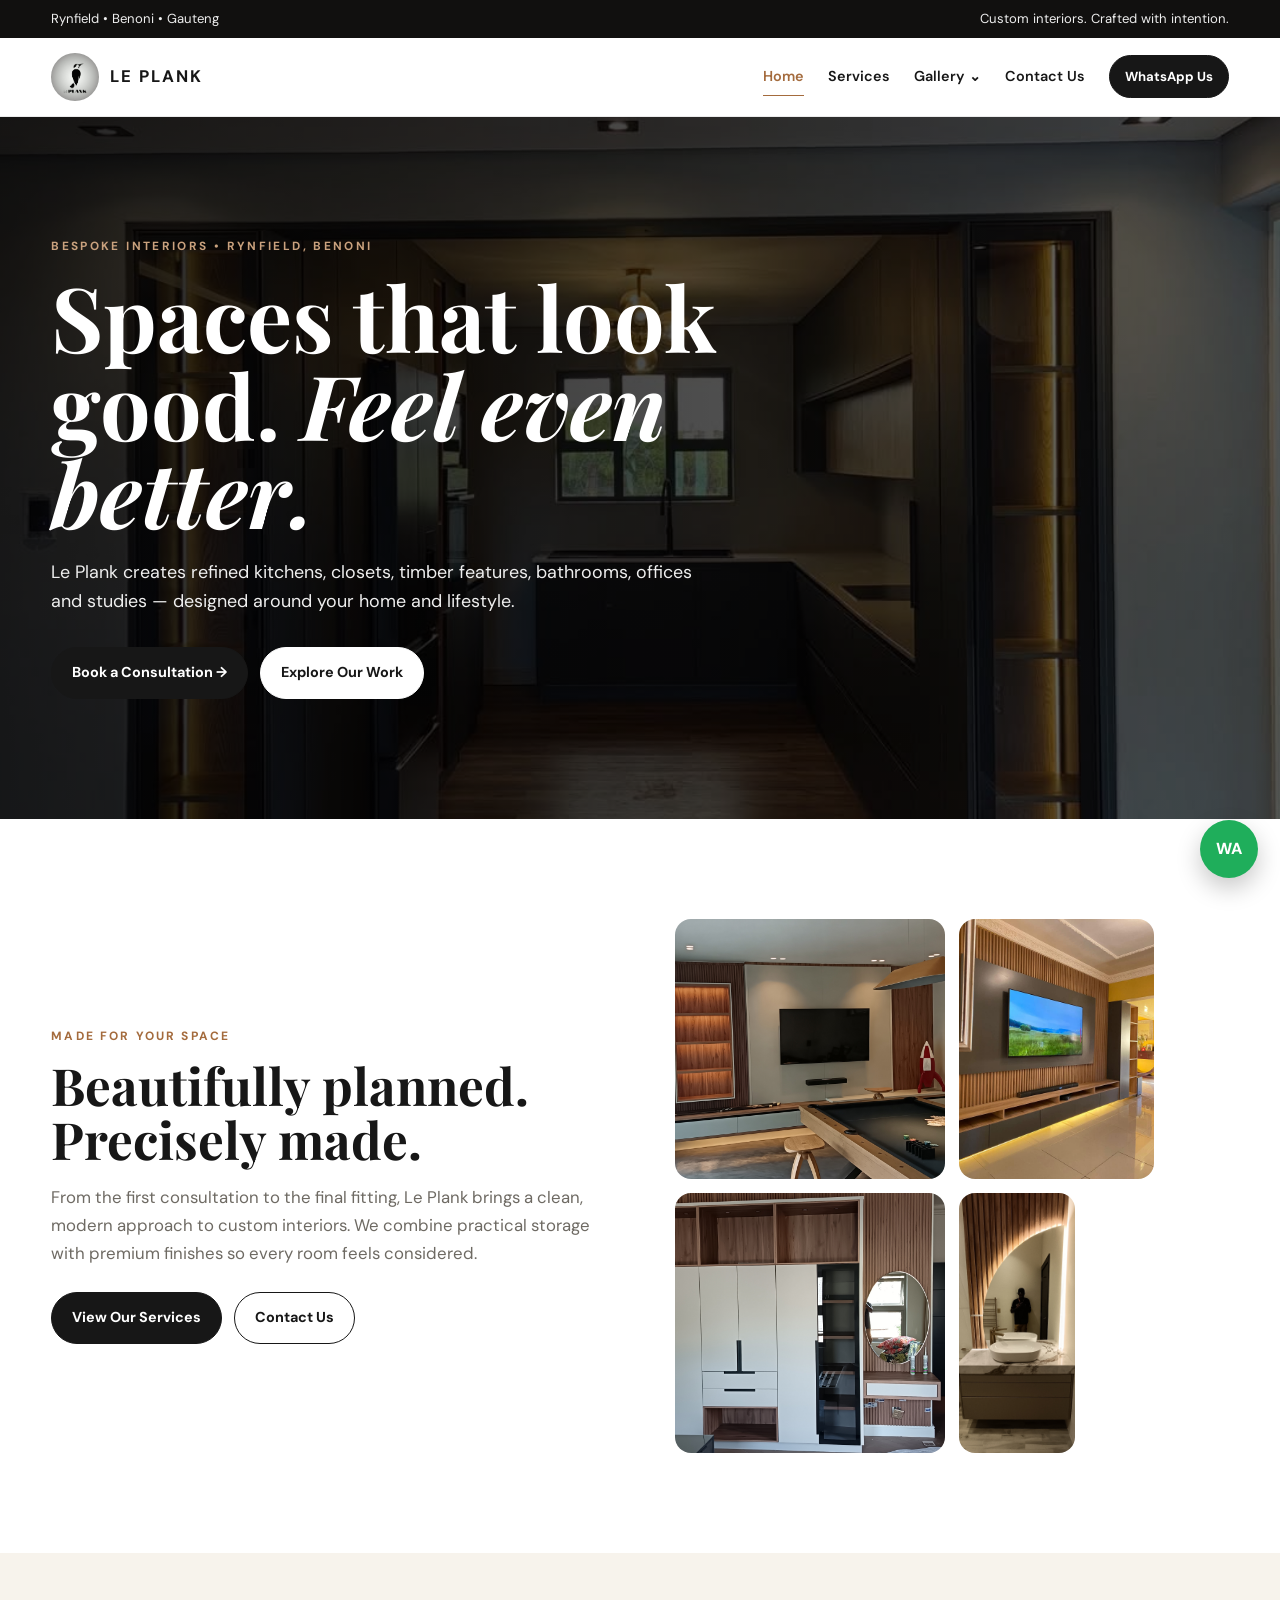
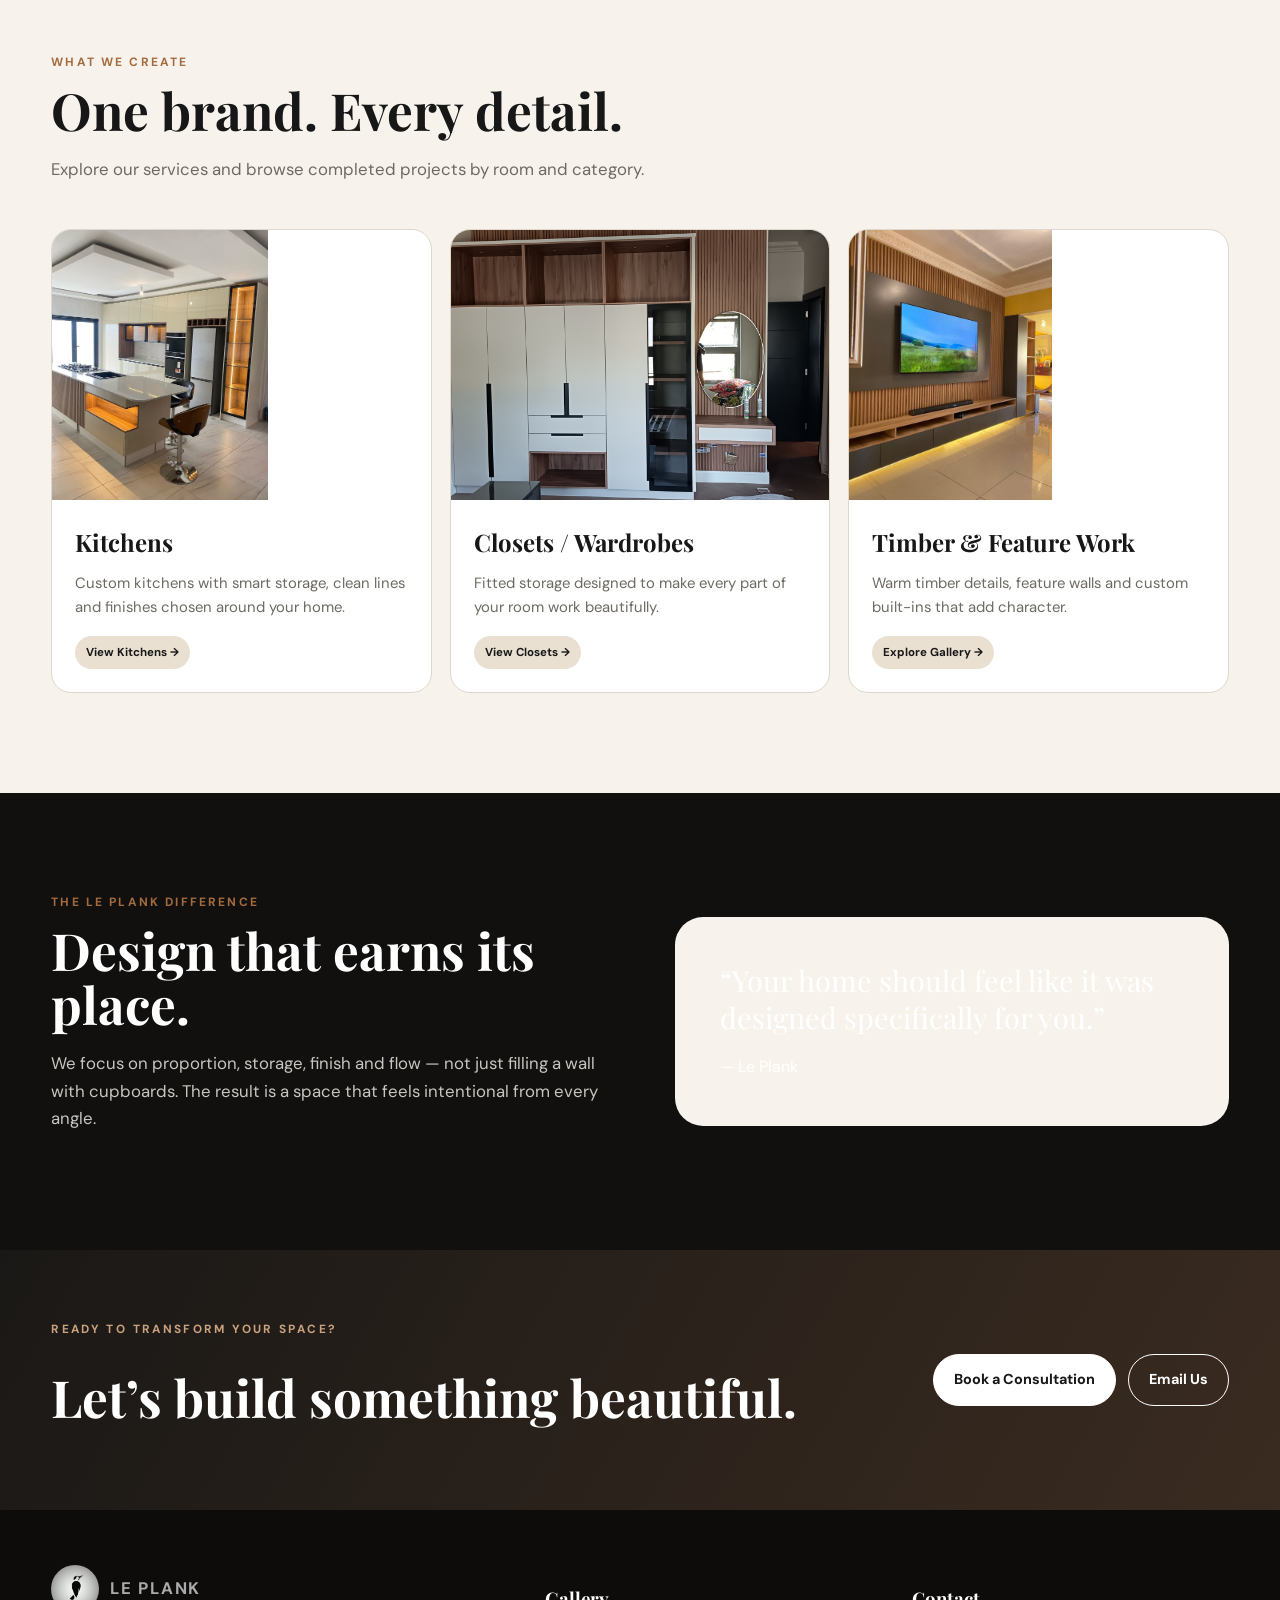
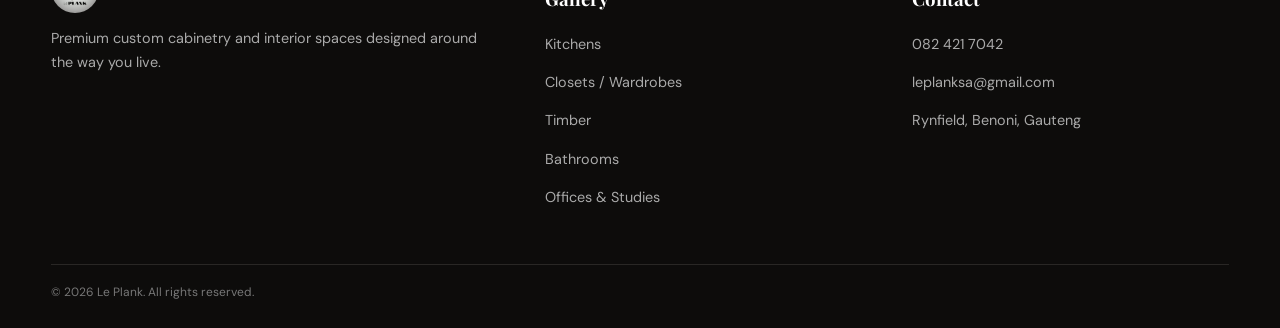
<file: index.html>
<!doctype html><html lang="en"><head><title>Bespoke Interior Cabinetry | Le Plank</title><meta charset="UTF-8"><meta name="viewport" content="width=device-width,initial-scale=1.0"><meta name="description" content="Le Plank — premium custom interior cabinetry and fitted spaces in Rynfield, Benoni, Gauteng."><link rel="stylesheet" href="assets/style.css"><link rel="icon" href="assets/logo.jpg"></head><body><div class="topbar"><div class="container"><span>Rynfield • Benoni • Gauteng</span><span>Custom interiors. Crafted with intention.</span></div></div><header class="nav"><div class="container nav-inner">
<a class="brand" href="index.html"><img src="assets/logo.jpg" alt="Le Plank logo"><span>LE PLANK</span></a>
<nav class="links">
<a class=" active" href="index.html">Home</a><a class=" " href="services.html">Services</a>
<div class="nav-dropdown"><a class="drop-link " href="gallery.html">Gallery <span>⌄</span></a><div class="dropdown-menu"><a href="gallery.html">All Gallery</a><a href="kitchens.html">Kitchens</a><a href="closets.html">Closets / Wardrobes</a><a href="timber.html">Timber</a><a href="bathrooms.html">Bathrooms</a><a href="offices.html">Offices & Studies</a></div></div>
<a class=" " href="contact.html">Contact Us</a><a class="btn small" href="https://wa.me/27824217042?text=Hi%20Le%20Plank,%20I%27d%20like%20a%20quote." target="_blank">WhatsApp Us</a>
</nav><button class="menu" aria-label="Open menu" onclick="document.querySelector('.mobile-menu').classList.toggle('open')">☰</button></div>
<div class="mobile-menu"><a class=" active" href="index.html">Home</a><a class=" " href="services.html">Services</a><div class="mobile-group"><a href="gallery.html" class="mobile-group-title">Gallery</a><a href="kitchens.html">Kitchens</a><a href="closets.html">Closets / Wardrobes</a><a href="timber.html">Timber</a><a href="bathrooms.html">Bathrooms</a><a href="offices.html">Offices & Studies</a></div><a class=" " href="contact.html">Contact Us</a><a class="btn" href="https://wa.me/27824217042?text=Hi%20Le%20Plank,%20I%27d%20like%20a%20quote." target="_blank">Book a Consultation</a></div></header><main><section class="hero"><div class="hero-bg" style="background-image:url('assets/project-02.jpg')"></div><div class="hero-content"><div class="eyebrow">Bespoke interiors • Rynfield, Benoni</div><h1>Spaces that look good. <em>Feel even better.</em></h1><p>Le Plank creates refined kitchens, closets, timber features, bathrooms, offices and studies — designed around your home and lifestyle.</p><div class="actions"><a class="btn" href="https://wa.me/27824217042?text=Hi%20Le%20Plank,%20I%27d%20like%20to%20book%20a%20consultation." target="_blank">Book a Consultation →</a><a class="btn light" href="gallery.html">Explore Our Work</a></div></div></section>
<section class="section"><div class="container split"><div><div class="kicker">Made for your space</div><h2>Beautifully planned. Precisely made.</h2><p class="lead">From the first consultation to the final fitting, Le Plank brings a clean, modern approach to custom interiors. We combine practical storage with premium finishes so every room feels considered.</p><div class="actions" style="margin-top:25px"><a class="btn" href="services.html">View Our Services</a><a class="btn outline" href="contact.html">Contact Us</a></div></div><div class="mini-grid"><img src="assets/project-03.jpg" alt="Le Plank custom kitchen"><img src="assets/project-10.jpg" alt="Le Plank TV wall unit"><img src="assets/project-14.jpg" alt="Le Plank wardrobe"><img src="assets/project-19.jpg" alt="Le Plank bathroom cabinetry"></div></div></section>
<section class="section cream"><div class="container"><div class="kicker">What we create</div><h2>One brand. Every detail.</h2><p class="lead">Explore our services and browse completed projects by room and category.</p><div class="cards"><article class="card"><img src="assets/project-20.jpg" alt="Custom kitchen"><div class="card-body"><h3>Kitchens</h3><p>Custom kitchens with smart storage, clean lines and finishes chosen around your home.</p><span class="badge">View Kitchens →</span></div></article><article class="card"><img src="assets/project-14.jpg" alt="Closets and wardrobes"><div class="card-body"><h3>Closets / Wardrobes</h3><p>Fitted storage designed to make every part of your room work beautifully.</p><span class="badge">View Closets →</span></div></article><article class="card"><img src="assets/project-10.jpg" alt="TV wall unit"><div class="card-body"><h3>Timber & Feature Work</h3><p>Warm timber details, feature walls and custom built-ins that add character.</p><span class="badge">Explore Gallery →</span></div></article></div></div></section>
<section class="section dark"><div class="container split"><div><div class="kicker">The Le Plank difference</div><h2>Design that earns its place.</h2><p class="lead">We focus on proportion, storage, finish and flow — not just filling a wall with cupboards. The result is a space that feels intentional from every angle.</p></div><div class="quote"><p>“Your home should feel like it was designed specifically for you.”</p><span>— Le Plank</span></div></div></section></main><section class="cta"><div class="container cta-inner"><div><div class="eyebrow">Ready to transform your space?</div><h2>Let’s build something beautiful.</h2></div><div class="actions"><a class="btn light" href="https://wa.me/27824217042?text=Hi%20Le%20Plank,%20I%27d%20like%20to%20book%20a%20consultation." target="_blank">Book a Consultation</a><a class="btn outline" style="color:#fff;border-color:#fff" href="mailto:leplanksa@gmail.com">Email Us</a></div></div></section><footer class="footer"><div class="container footer-grid"><div><a class="brand" href="index.html"><img src="assets/logo.jpg" alt="Le Plank logo"><span>LE PLANK</span></a><p>Premium custom cabinetry and interior spaces designed around the way you live.</p></div><div><h3>Gallery</h3><p><a href="kitchens.html">Kitchens</a></p><p><a href="closets.html">Closets / Wardrobes</a></p><p><a href="timber.html">Timber</a></p><p><a href="bathrooms.html">Bathrooms</a></p><p><a href="offices.html">Offices & Studies</a></p></div><div><h3>Contact</h3><p><a href="tel:+27824217042">082 421 7042</a></p><p><a href="mailto:leplanksa@gmail.com">leplanksa@gmail.com</a></p><p>Rynfield, Benoni, Gauteng</p></div></div><div class="container copyright">© 2026 Le Plank. All rights reserved.</div></footer><a class="float-wa" aria-label="WhatsApp Le Plank" href="https://wa.me/27824217042?text=Hi%20Le%20Plank,%20I%27d%20like%20a%20quote." target="_blank">WA</a></body></html>
</file>
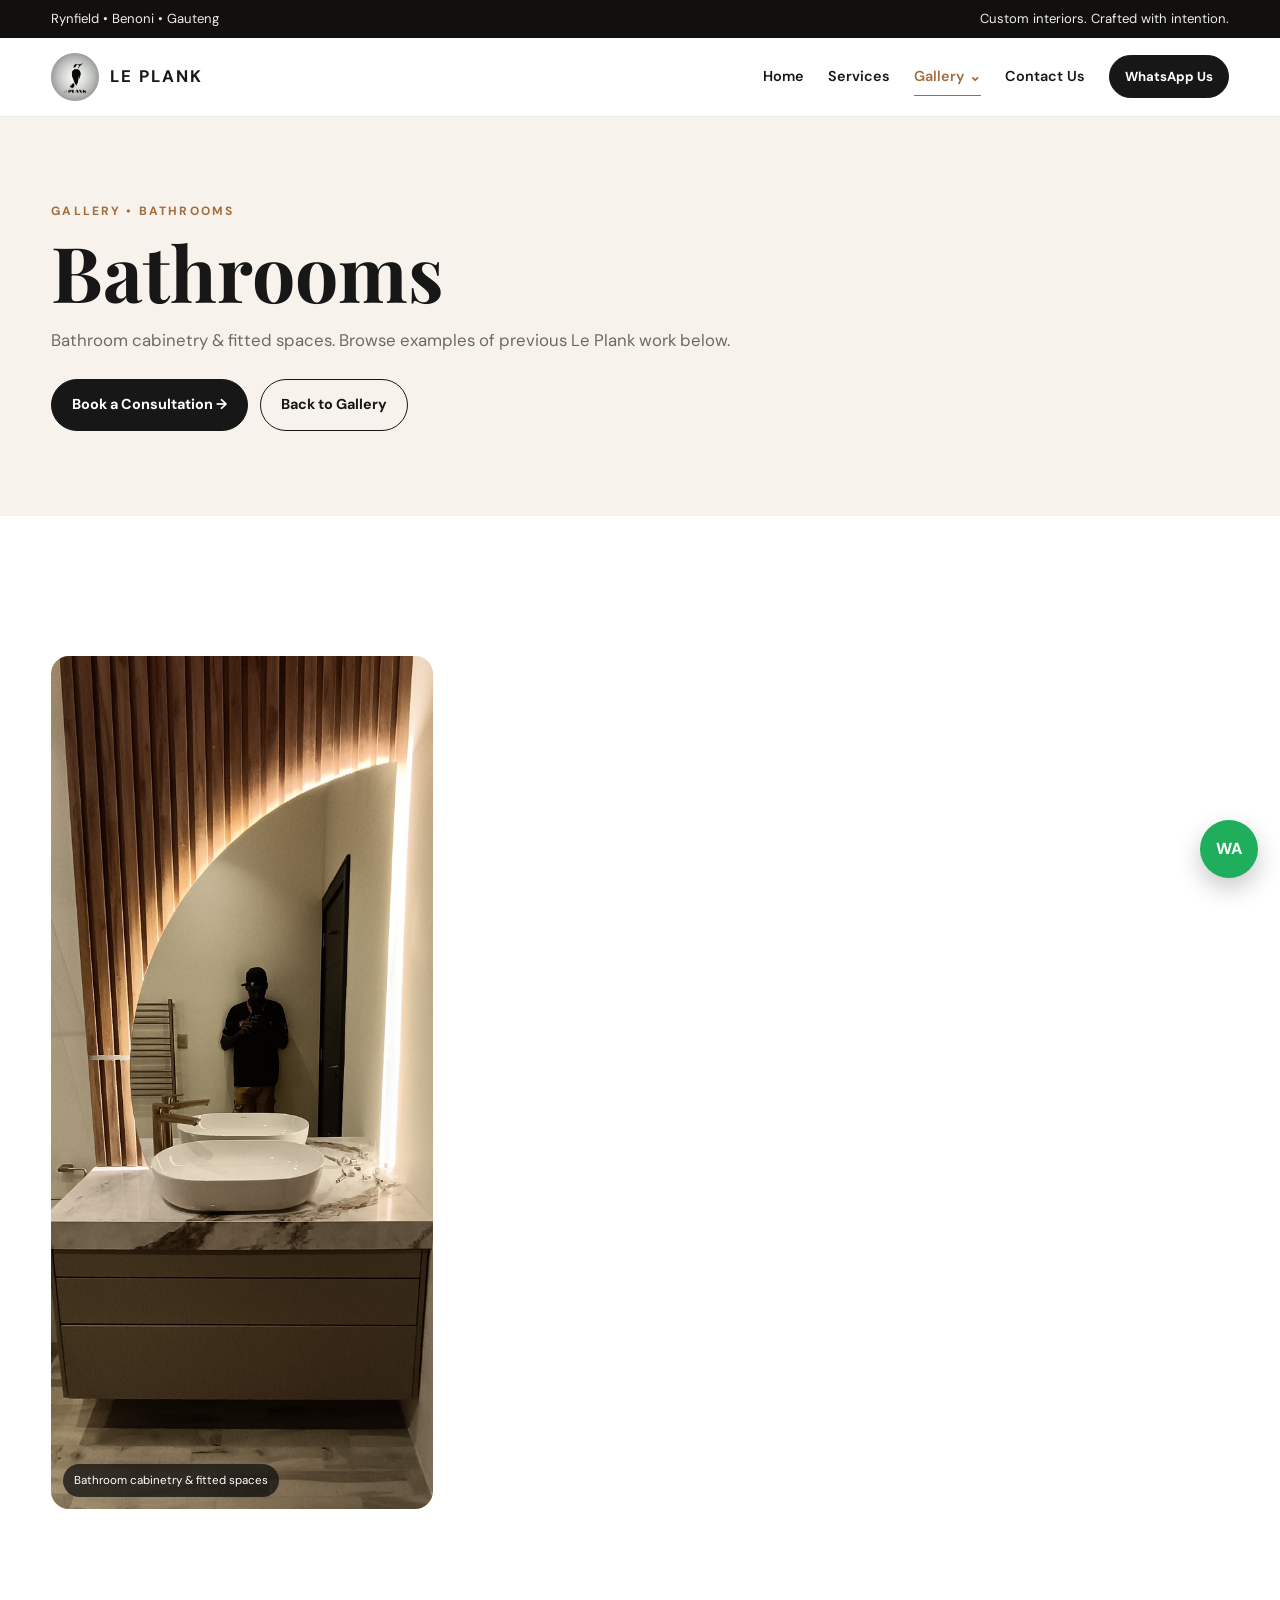
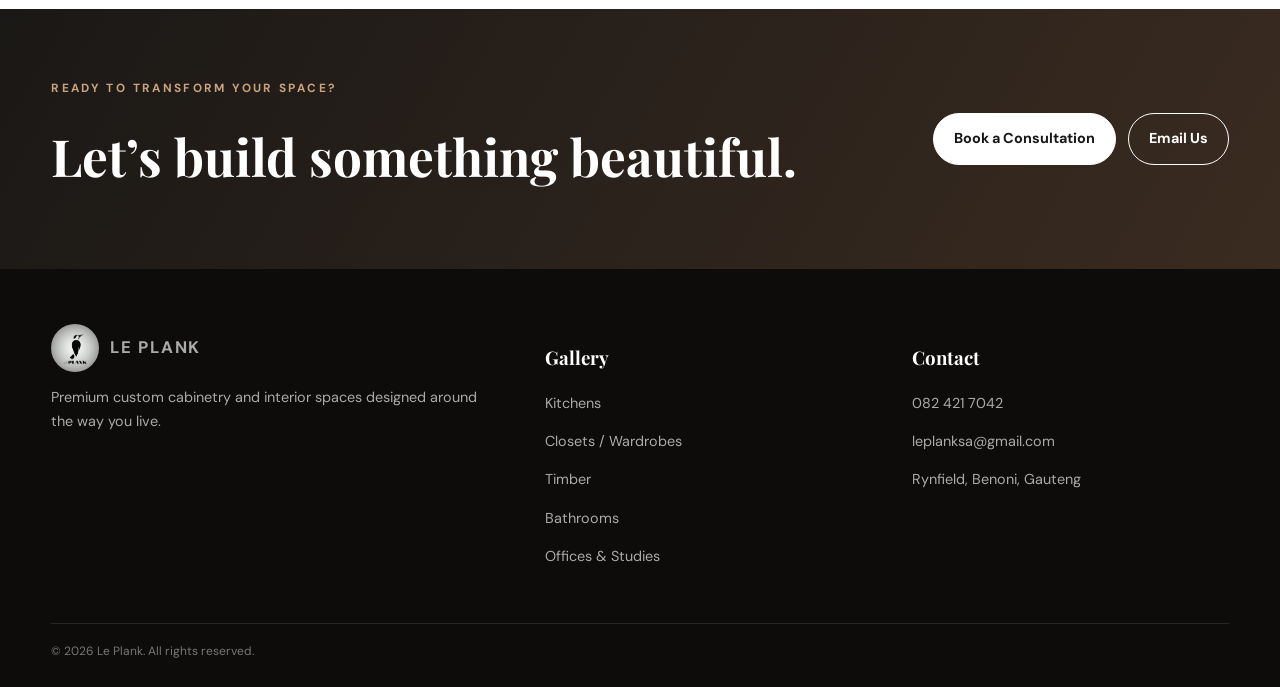
<file: bathrooms.html>
<!doctype html><html lang="en"><head><title>Bathrooms | Le Plank</title><meta charset="UTF-8"><meta name="viewport" content="width=device-width,initial-scale=1.0"><meta name="description" content="Le Plank — premium custom interior cabinetry and fitted spaces in Rynfield, Benoni, Gauteng."><link rel="stylesheet" href="assets/style.css"><link rel="icon" href="assets/logo.jpg"></head><body><div class="topbar"><div class="container"><span>Rynfield • Benoni • Gauteng</span><span>Custom interiors. Crafted with intention.</span></div></div><header class="nav"><div class="container nav-inner">
<a class="brand" href="index.html"><img src="assets/logo.jpg" alt="Le Plank logo"><span>LE PLANK</span></a>
<nav class="links">
<a class=" " href="index.html">Home</a><a class=" " href="services.html">Services</a>
<div class="nav-dropdown"><a class="drop-link active" href="gallery.html">Gallery <span>⌄</span></a><div class="dropdown-menu"><a href="gallery.html">All Gallery</a><a href="kitchens.html">Kitchens</a><a href="closets.html">Closets / Wardrobes</a><a href="timber.html">Timber</a><a href="bathrooms.html">Bathrooms</a><a href="offices.html">Offices & Studies</a></div></div>
<a class=" " href="contact.html">Contact Us</a><a class="btn small" href="https://wa.me/27824217042?text=Hi%20Le%20Plank,%20I%27d%20like%20a%20quote." target="_blank">WhatsApp Us</a>
</nav><button class="menu" aria-label="Open menu" onclick="document.querySelector('.mobile-menu').classList.toggle('open')">☰</button></div>
<div class="mobile-menu"><a class=" " href="index.html">Home</a><a class=" " href="services.html">Services</a><div class="mobile-group"><a href="gallery.html" class="mobile-group-title">Gallery</a><a href="kitchens.html">Kitchens</a><a href="closets.html">Closets / Wardrobes</a><a href="timber.html">Timber</a><a href="bathrooms.html">Bathrooms</a><a href="offices.html">Offices & Studies</a></div><a class=" " href="contact.html">Contact Us</a><a class="btn" href="https://wa.me/27824217042?text=Hi%20Le%20Plank,%20I%27d%20like%20a%20quote." target="_blank">Book a Consultation</a></div></header><main><section class="page-hero"><div class="container"><div class="kicker">Gallery • Bathrooms</div><h1>Bathrooms</h1><p>Bathroom cabinetry & fitted spaces. Browse examples of previous Le Plank work below.</p><div class="actions" style="margin-top:24px"><a class="btn" href="https://wa.me/27824217042?text=Hi%20Le%20Plank,%20I%27d%20like%20to%20book%20a%20consultation." target="_blank">Book a Consultation →</a><a class="btn outline" href="gallery.html">Back to Gallery</a></div></div></section><section class="section"><div class="container"><div class="gallery" data-gallery-category="bathrooms"></div></div></section></main><section class="cta"><div class="container cta-inner"><div><div class="eyebrow">Ready to transform your space?</div><h2>Let’s build something beautiful.</h2></div><div class="actions"><a class="btn light" href="https://wa.me/27824217042?text=Hi%20Le%20Plank,%20I%27d%20like%20to%20book%20a%20consultation." target="_blank">Book a Consultation</a><a class="btn outline" style="color:#fff;border-color:#fff" href="mailto:leplanksa@gmail.com">Email Us</a></div></div></section><footer class="footer"><div class="container footer-grid"><div><a class="brand" href="index.html"><img src="assets/logo.jpg" alt="Le Plank logo"><span>LE PLANK</span></a><p>Premium custom cabinetry and interior spaces designed around the way you live.</p></div><div><h3>Gallery</h3><p><a href="kitchens.html">Kitchens</a></p><p><a href="closets.html">Closets / Wardrobes</a></p><p><a href="timber.html">Timber</a></p><p><a href="bathrooms.html">Bathrooms</a></p><p><a href="offices.html">Offices & Studies</a></p></div><div><h3>Contact</h3><p><a href="tel:+27824217042">082 421 7042</a></p><p><a href="mailto:leplanksa@gmail.com">leplanksa@gmail.com</a></p><p>Rynfield, Benoni, Gauteng</p></div></div><div class="container copyright">© 2026 Le Plank. All rights reserved.</div></footer><a class="float-wa" aria-label="WhatsApp Le Plank" href="https://wa.me/27824217042?text=Hi%20Le%20Plank,%20I%27d%20like%20a%20quote." target="_blank">WA</a><script src="assets/gallery.js"></script></body></html>
</file>
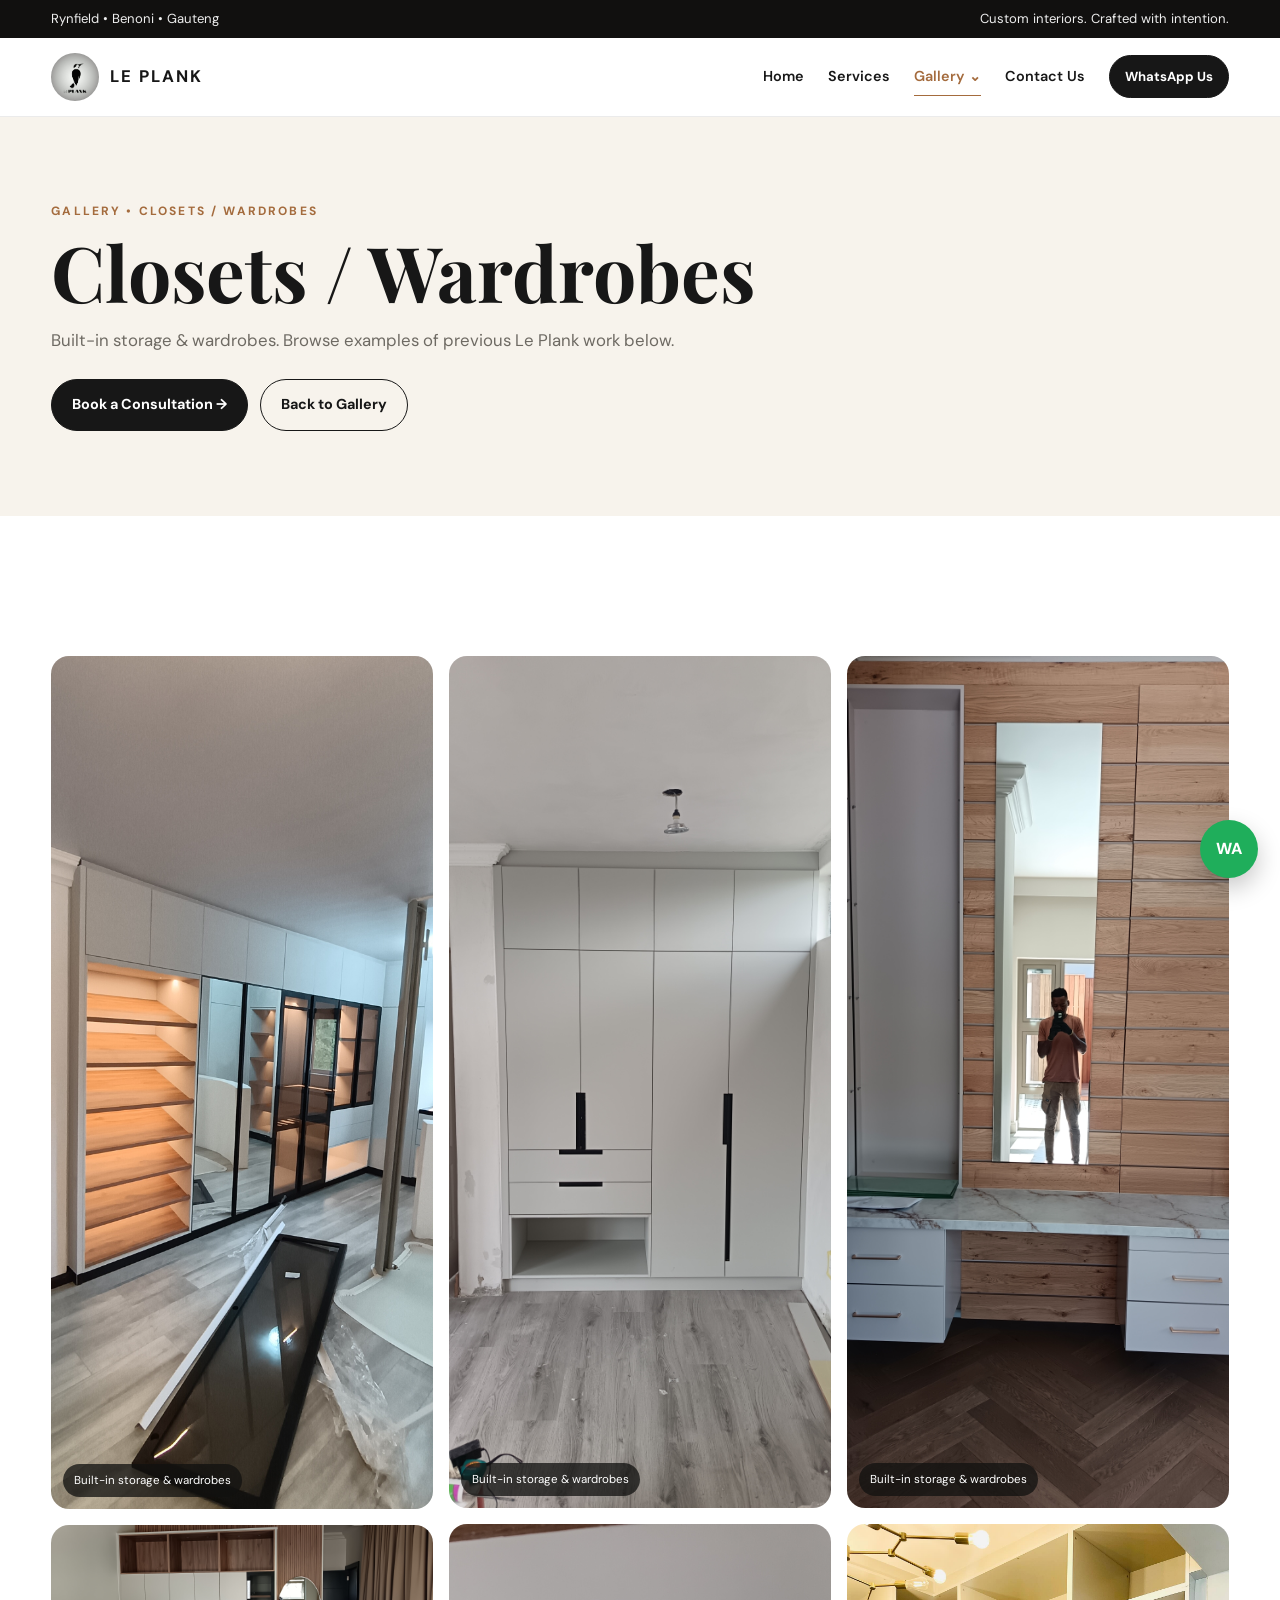
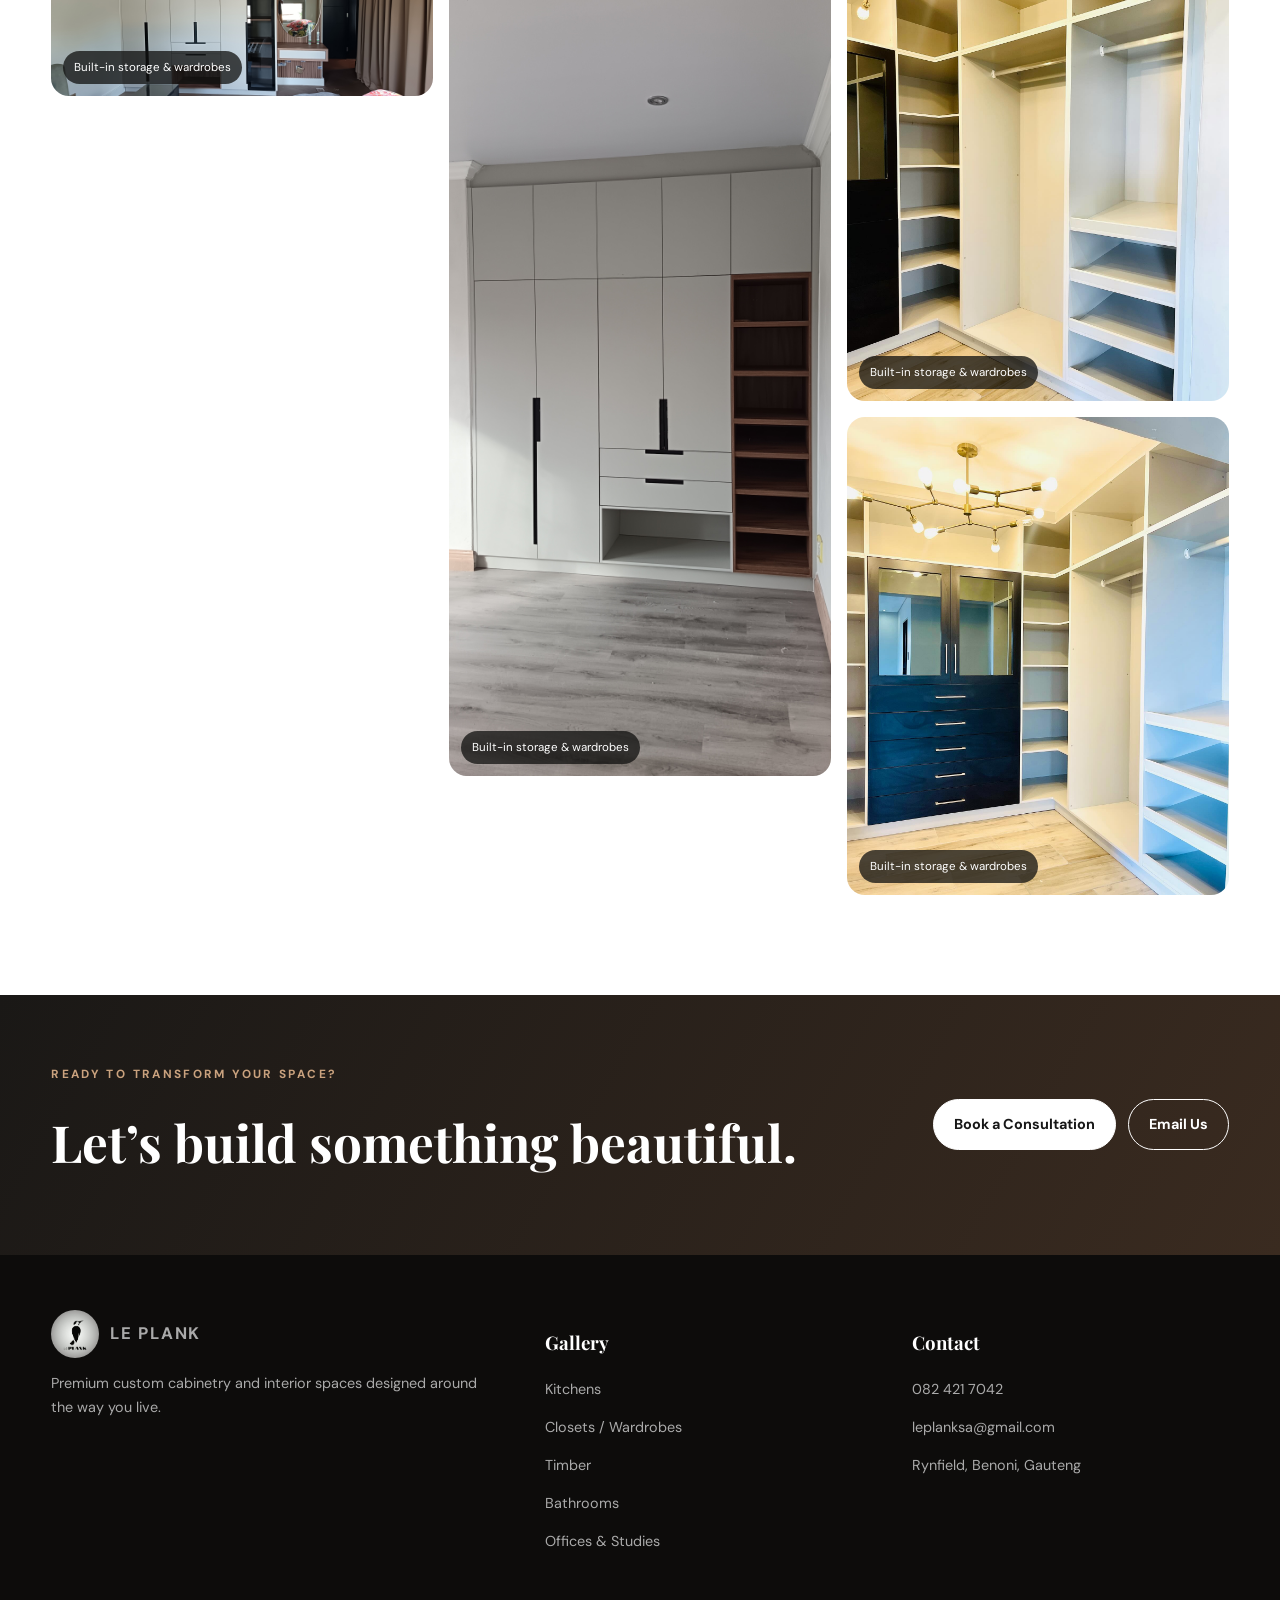
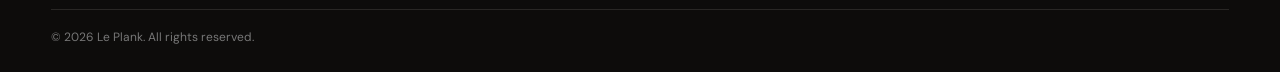
<file: closets.html>
<!doctype html><html lang="en"><head><title>Closets / Wardrobes | Le Plank</title><meta charset="UTF-8"><meta name="viewport" content="width=device-width,initial-scale=1.0"><meta name="description" content="Le Plank — premium custom interior cabinetry and fitted spaces in Rynfield, Benoni, Gauteng."><link rel="stylesheet" href="assets/style.css"><link rel="icon" href="assets/logo.jpg"></head><body><div class="topbar"><div class="container"><span>Rynfield • Benoni • Gauteng</span><span>Custom interiors. Crafted with intention.</span></div></div><header class="nav"><div class="container nav-inner">
<a class="brand" href="index.html"><img src="assets/logo.jpg" alt="Le Plank logo"><span>LE PLANK</span></a>
<nav class="links">
<a class=" " href="index.html">Home</a><a class=" " href="services.html">Services</a>
<div class="nav-dropdown"><a class="drop-link active" href="gallery.html">Gallery <span>⌄</span></a><div class="dropdown-menu"><a href="gallery.html">All Gallery</a><a href="kitchens.html">Kitchens</a><a href="closets.html">Closets / Wardrobes</a><a href="timber.html">Timber</a><a href="bathrooms.html">Bathrooms</a><a href="offices.html">Offices & Studies</a></div></div>
<a class=" " href="contact.html">Contact Us</a><a class="btn small" href="https://wa.me/27824217042?text=Hi%20Le%20Plank,%20I%27d%20like%20a%20quote." target="_blank">WhatsApp Us</a>
</nav><button class="menu" aria-label="Open menu" onclick="document.querySelector('.mobile-menu').classList.toggle('open')">☰</button></div>
<div class="mobile-menu"><a class=" " href="index.html">Home</a><a class=" " href="services.html">Services</a><div class="mobile-group"><a href="gallery.html" class="mobile-group-title">Gallery</a><a href="kitchens.html">Kitchens</a><a href="closets.html">Closets / Wardrobes</a><a href="timber.html">Timber</a><a href="bathrooms.html">Bathrooms</a><a href="offices.html">Offices & Studies</a></div><a class=" " href="contact.html">Contact Us</a><a class="btn" href="https://wa.me/27824217042?text=Hi%20Le%20Plank,%20I%27d%20like%20a%20quote." target="_blank">Book a Consultation</a></div></header><main><section class="page-hero"><div class="container"><div class="kicker">Gallery • Closets / Wardrobes</div><h1>Closets / Wardrobes</h1><p>Built-in storage & wardrobes. Browse examples of previous Le Plank work below.</p><div class="actions" style="margin-top:24px"><a class="btn" href="https://wa.me/27824217042?text=Hi%20Le%20Plank,%20I%27d%20like%20to%20book%20a%20consultation." target="_blank">Book a Consultation →</a><a class="btn outline" href="gallery.html">Back to Gallery</a></div></div></section><section class="section"><div class="container"><div class="gallery" data-gallery-category="closets"></div></div></section></main><section class="cta"><div class="container cta-inner"><div><div class="eyebrow">Ready to transform your space?</div><h2>Let’s build something beautiful.</h2></div><div class="actions"><a class="btn light" href="https://wa.me/27824217042?text=Hi%20Le%20Plank,%20I%27d%20like%20to%20book%20a%20consultation." target="_blank">Book a Consultation</a><a class="btn outline" style="color:#fff;border-color:#fff" href="mailto:leplanksa@gmail.com">Email Us</a></div></div></section><footer class="footer"><div class="container footer-grid"><div><a class="brand" href="index.html"><img src="assets/logo.jpg" alt="Le Plank logo"><span>LE PLANK</span></a><p>Premium custom cabinetry and interior spaces designed around the way you live.</p></div><div><h3>Gallery</h3><p><a href="kitchens.html">Kitchens</a></p><p><a href="closets.html">Closets / Wardrobes</a></p><p><a href="timber.html">Timber</a></p><p><a href="bathrooms.html">Bathrooms</a></p><p><a href="offices.html">Offices & Studies</a></p></div><div><h3>Contact</h3><p><a href="tel:+27824217042">082 421 7042</a></p><p><a href="mailto:leplanksa@gmail.com">leplanksa@gmail.com</a></p><p>Rynfield, Benoni, Gauteng</p></div></div><div class="container copyright">© 2026 Le Plank. All rights reserved.</div></footer><a class="float-wa" aria-label="WhatsApp Le Plank" href="https://wa.me/27824217042?text=Hi%20Le%20Plank,%20I%27d%20like%20a%20quote." target="_blank">WA</a><script src="assets/gallery.js"></script></body></html>
</file>
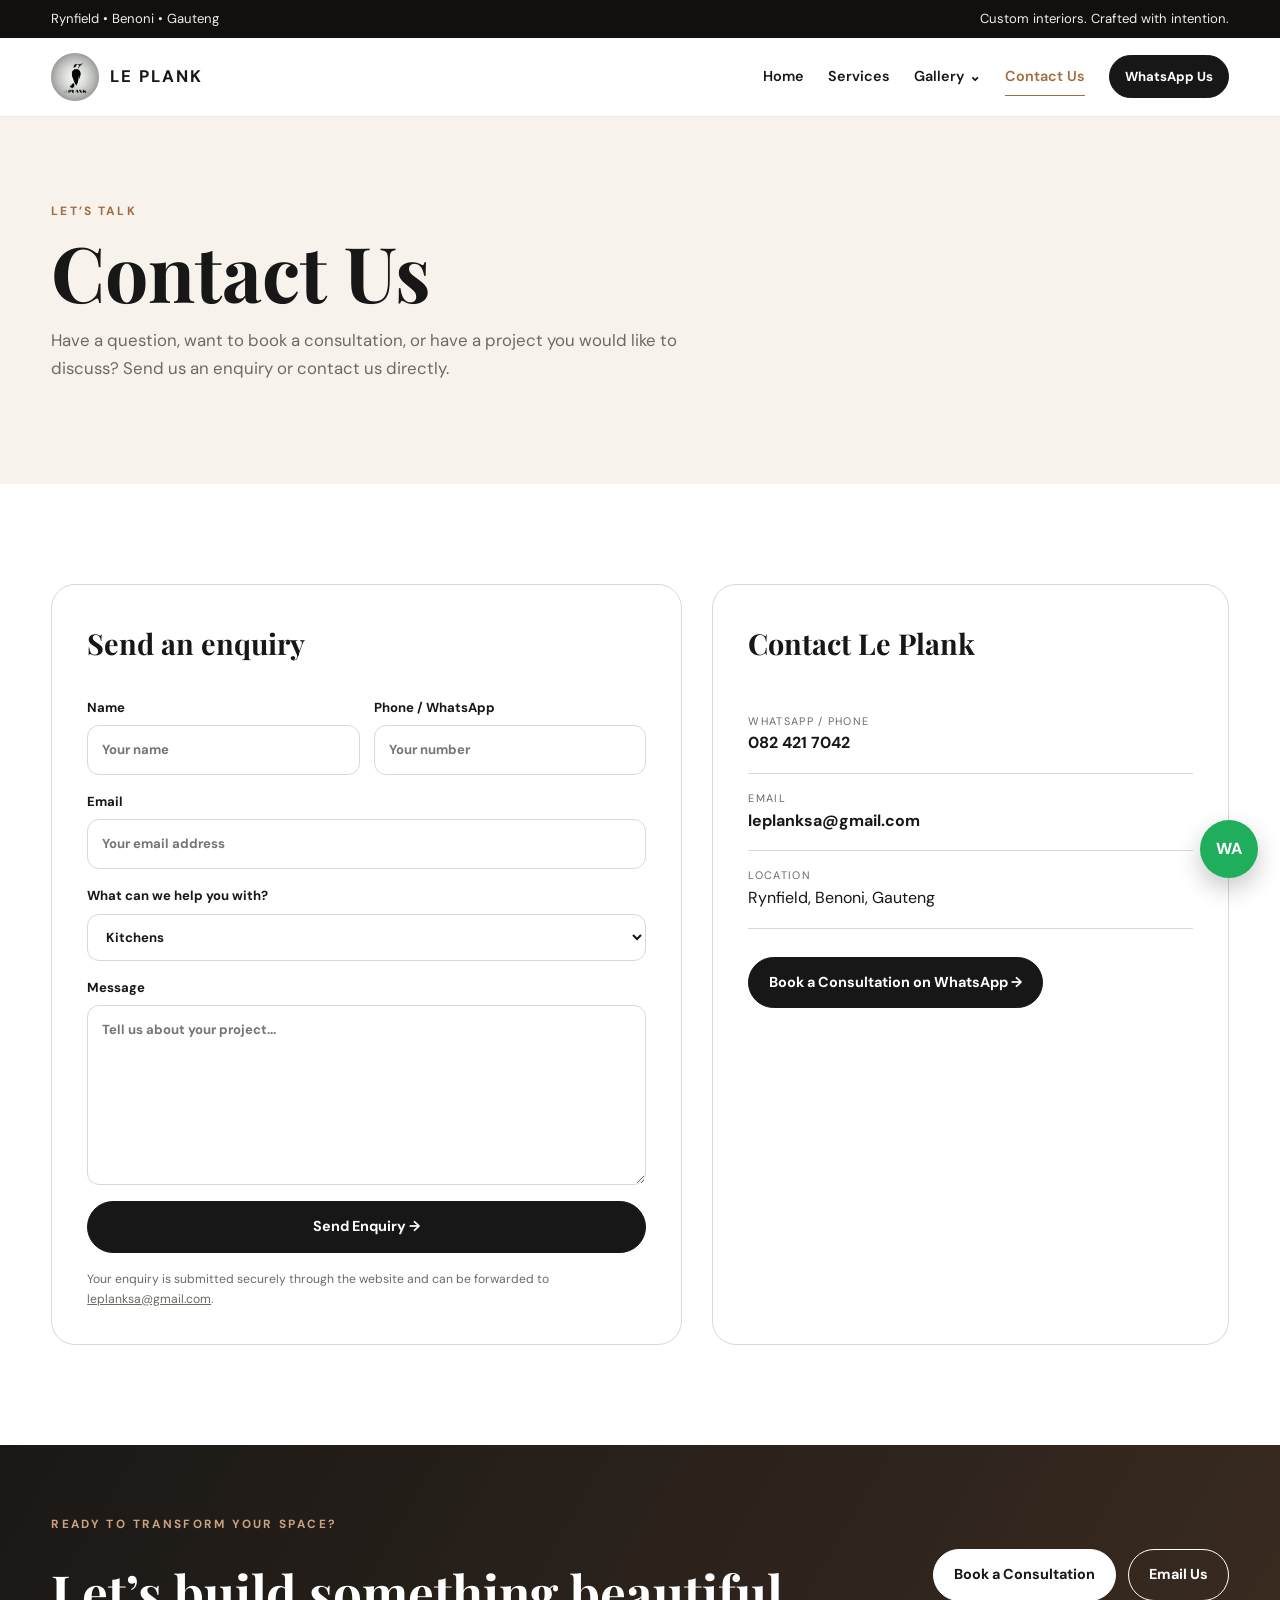
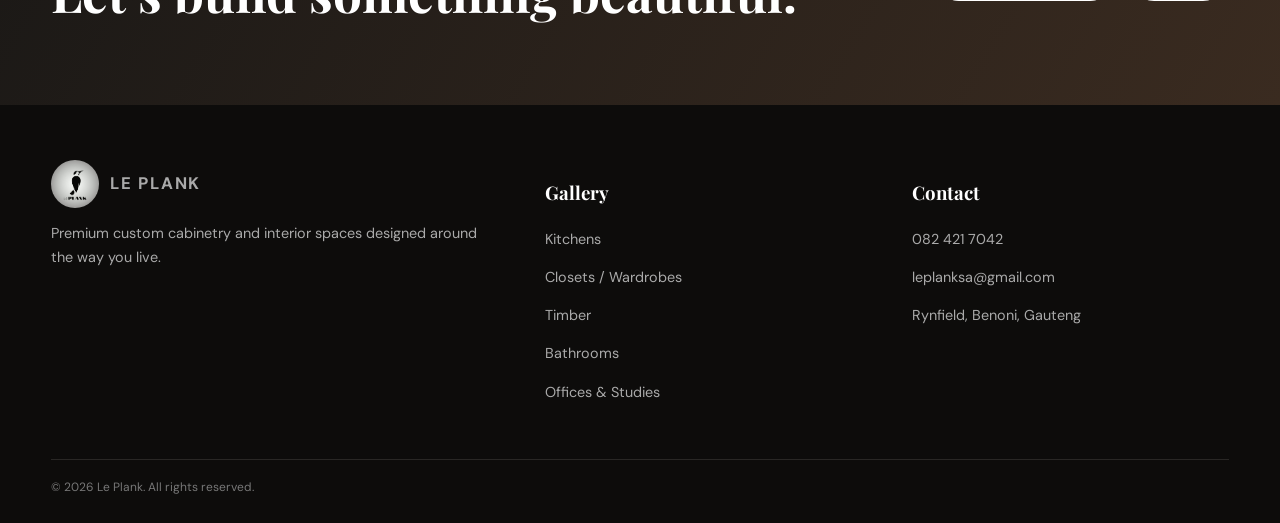
<file: contact.html>
<!doctype html><html lang="en"><head><title>Contact Us | Le Plank</title><meta charset="UTF-8"><meta name="viewport" content="width=device-width,initial-scale=1.0"><meta name="description" content="Le Plank — premium custom interior cabinetry and fitted spaces in Rynfield, Benoni, Gauteng."><link rel="stylesheet" href="assets/style.css"><link rel="icon" href="assets/logo.jpg"></head><body><div class="topbar"><div class="container"><span>Rynfield • Benoni • Gauteng</span><span>Custom interiors. Crafted with intention.</span></div></div><header class="nav"><div class="container nav-inner">
<a class="brand" href="index.html"><img src="assets/logo.jpg" alt="Le Plank logo"><span>LE PLANK</span></a>
<nav class="links">
<a class=" " href="index.html">Home</a><a class=" " href="services.html">Services</a>
<div class="nav-dropdown"><a class="drop-link " href="gallery.html">Gallery <span>⌄</span></a><div class="dropdown-menu"><a href="gallery.html">All Gallery</a><a href="kitchens.html">Kitchens</a><a href="closets.html">Closets / Wardrobes</a><a href="timber.html">Timber</a><a href="bathrooms.html">Bathrooms</a><a href="offices.html">Offices & Studies</a></div></div>
<a class=" active" href="contact.html">Contact Us</a><a class="btn small" href="https://wa.me/27824217042?text=Hi%20Le%20Plank,%20I%27d%20like%20a%20quote." target="_blank">WhatsApp Us</a>
</nav><button class="menu" aria-label="Open menu" onclick="document.querySelector('.mobile-menu').classList.toggle('open')">☰</button></div>
<div class="mobile-menu"><a class=" " href="index.html">Home</a><a class=" " href="services.html">Services</a><div class="mobile-group"><a href="gallery.html" class="mobile-group-title">Gallery</a><a href="kitchens.html">Kitchens</a><a href="closets.html">Closets / Wardrobes</a><a href="timber.html">Timber</a><a href="bathrooms.html">Bathrooms</a><a href="offices.html">Offices & Studies</a></div><a class=" active" href="contact.html">Contact Us</a><a class="btn" href="https://wa.me/27824217042?text=Hi%20Le%20Plank,%20I%27d%20like%20a%20quote." target="_blank">Book a Consultation</a></div></header><main><section class="page-hero"><div class="container"><div class="kicker">Let’s talk</div><h1>Contact Us</h1><p>Have a question, want to book a consultation, or have a project you would like to discuss? Send us an enquiry or contact us directly.</p></div></section><section class="section"><div class="container contact-grid"><div class="contact-box"><h3>Send an enquiry</h3><form name="le-plank-enquiry" method="POST" data-netlify="true" netlify-honeypot="bot-field"><input type="hidden" name="form-name" value="le-plank-enquiry"><p class="hidden-field"><label>Don’t fill this out: <input name="bot-field"></label></p><div class="form-grid"><label>Name<input required name="Name" type="text" placeholder="Your name"></label><label>Phone / WhatsApp<input required name="Phone" type="tel" placeholder="Your number"></label></div><label>Email<input required name="Email" type="email" placeholder="Your email address"></label><label>What can we help you with?<select name="Project"><option>Kitchens</option><option>Closets / Wardrobes</option><option>Timber</option><option>Bathrooms</option><option>Offices & Studies</option><option>General enquiry</option></select></label><label>Message<textarea required name="Message" rows="7" placeholder="Tell us about your project..."></textarea></label><button class="btn" type="submit">Send Enquiry →</button><p class="form-note">Your enquiry is submitted securely through the website and can be forwarded to <a href="mailto:leplanksa@gmail.com">leplanksa@gmail.com</a>.</p></form></div><div class="contact-box"><h3>Contact Le Plank</h3><div class="contact-row"><small>WhatsApp / Phone</small><a href="tel:+27824217042">082 421 7042</a></div><div class="contact-row"><small>Email</small><a href="mailto:leplanksa@gmail.com">leplanksa@gmail.com</a></div><div class="contact-row"><small>Location</small><span>Rynfield, Benoni, Gauteng</span></div><div style="margin-top:28px"><a class="btn" href="https://wa.me/27824217042?text=Hi%20Le%20Plank,%20I%27d%20like%20to%20book%20a%20consultation." target="_blank">Book a Consultation on WhatsApp →</a></div></div></div></section></main><section class="cta"><div class="container cta-inner"><div><div class="eyebrow">Ready to transform your space?</div><h2>Let’s build something beautiful.</h2></div><div class="actions"><a class="btn light" href="https://wa.me/27824217042?text=Hi%20Le%20Plank,%20I%27d%20like%20to%20book%20a%20consultation." target="_blank">Book a Consultation</a><a class="btn outline" style="color:#fff;border-color:#fff" href="mailto:leplanksa@gmail.com">Email Us</a></div></div></section><footer class="footer"><div class="container footer-grid"><div><a class="brand" href="index.html"><img src="assets/logo.jpg" alt="Le Plank logo"><span>LE PLANK</span></a><p>Premium custom cabinetry and interior spaces designed around the way you live.</p></div><div><h3>Gallery</h3><p><a href="kitchens.html">Kitchens</a></p><p><a href="closets.html">Closets / Wardrobes</a></p><p><a href="timber.html">Timber</a></p><p><a href="bathrooms.html">Bathrooms</a></p><p><a href="offices.html">Offices & Studies</a></p></div><div><h3>Contact</h3><p><a href="tel:+27824217042">082 421 7042</a></p><p><a href="mailto:leplanksa@gmail.com">leplanksa@gmail.com</a></p><p>Rynfield, Benoni, Gauteng</p></div></div><div class="container copyright">© 2026 Le Plank. All rights reserved.</div></footer><a class="float-wa" aria-label="WhatsApp Le Plank" href="https://wa.me/27824217042?text=Hi%20Le%20Plank,%20I%27d%20like%20a%20quote." target="_blank">WA</a></body></html>
</file>
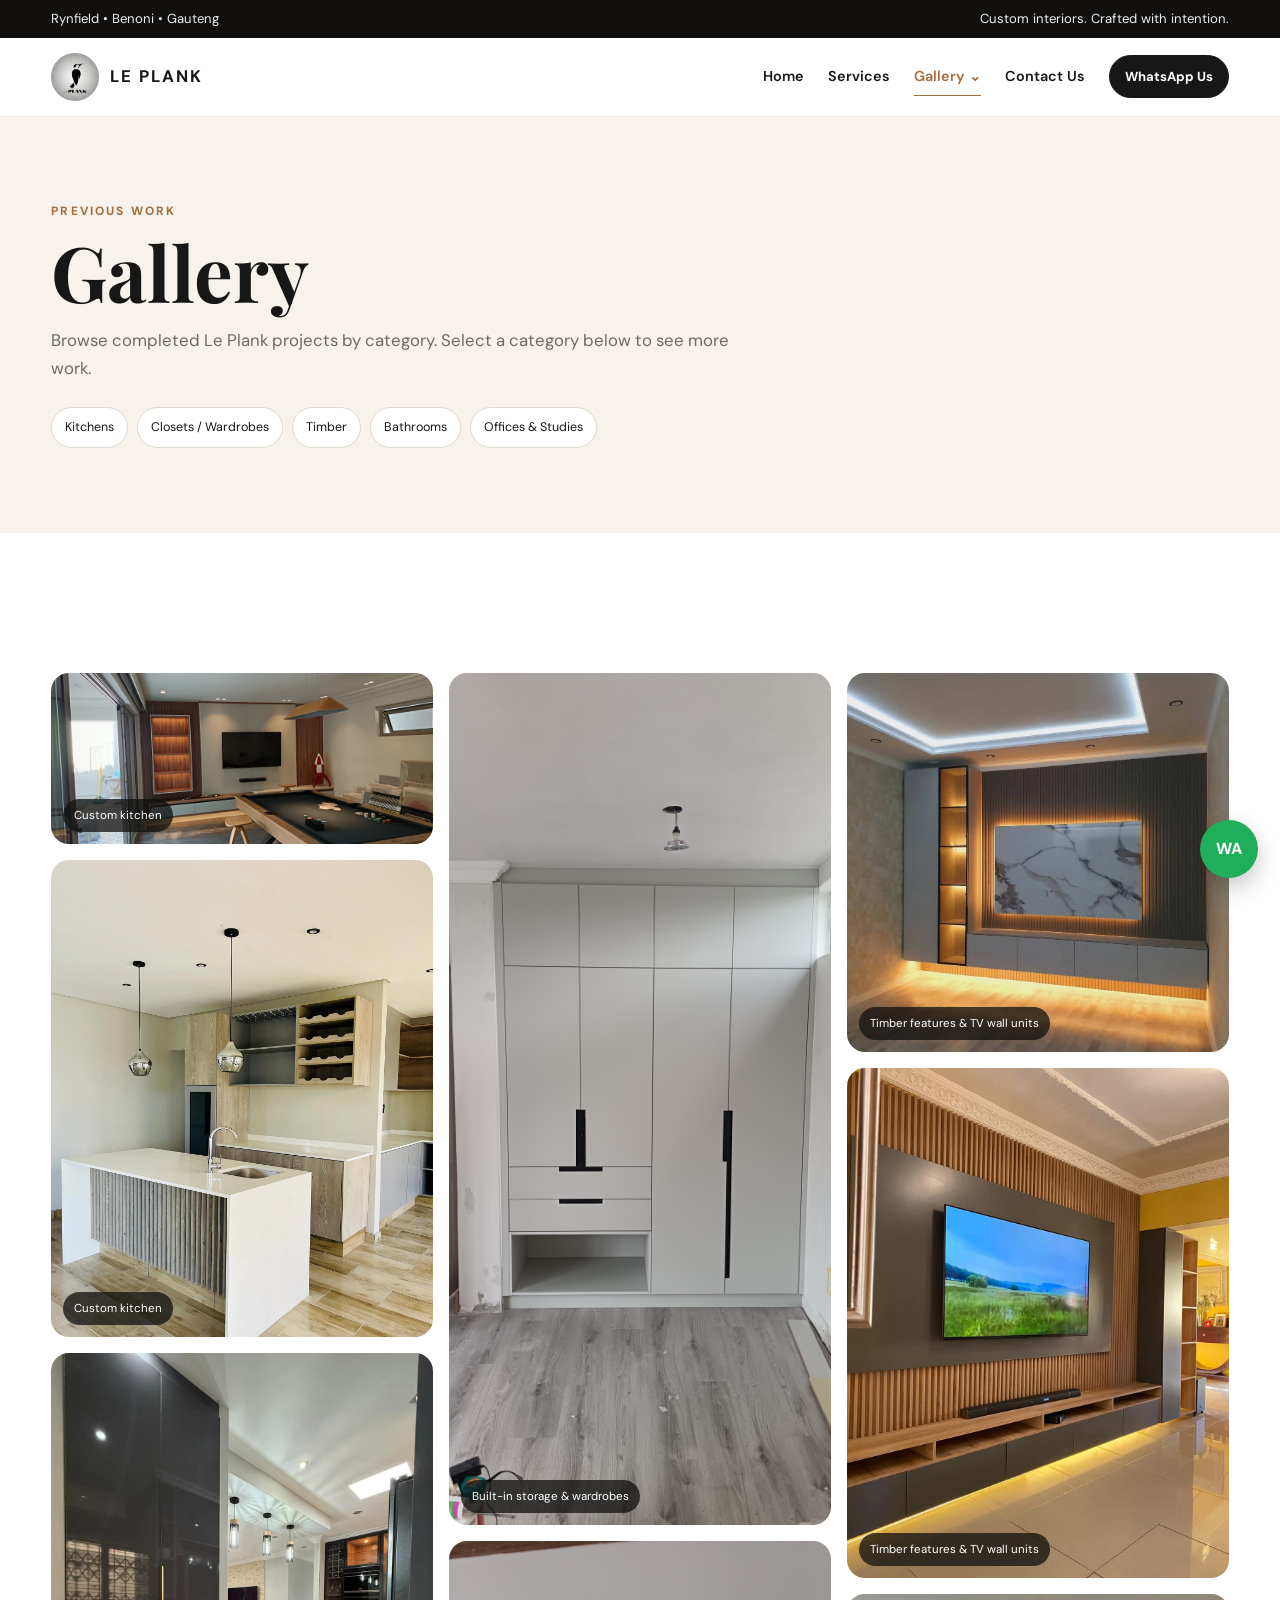
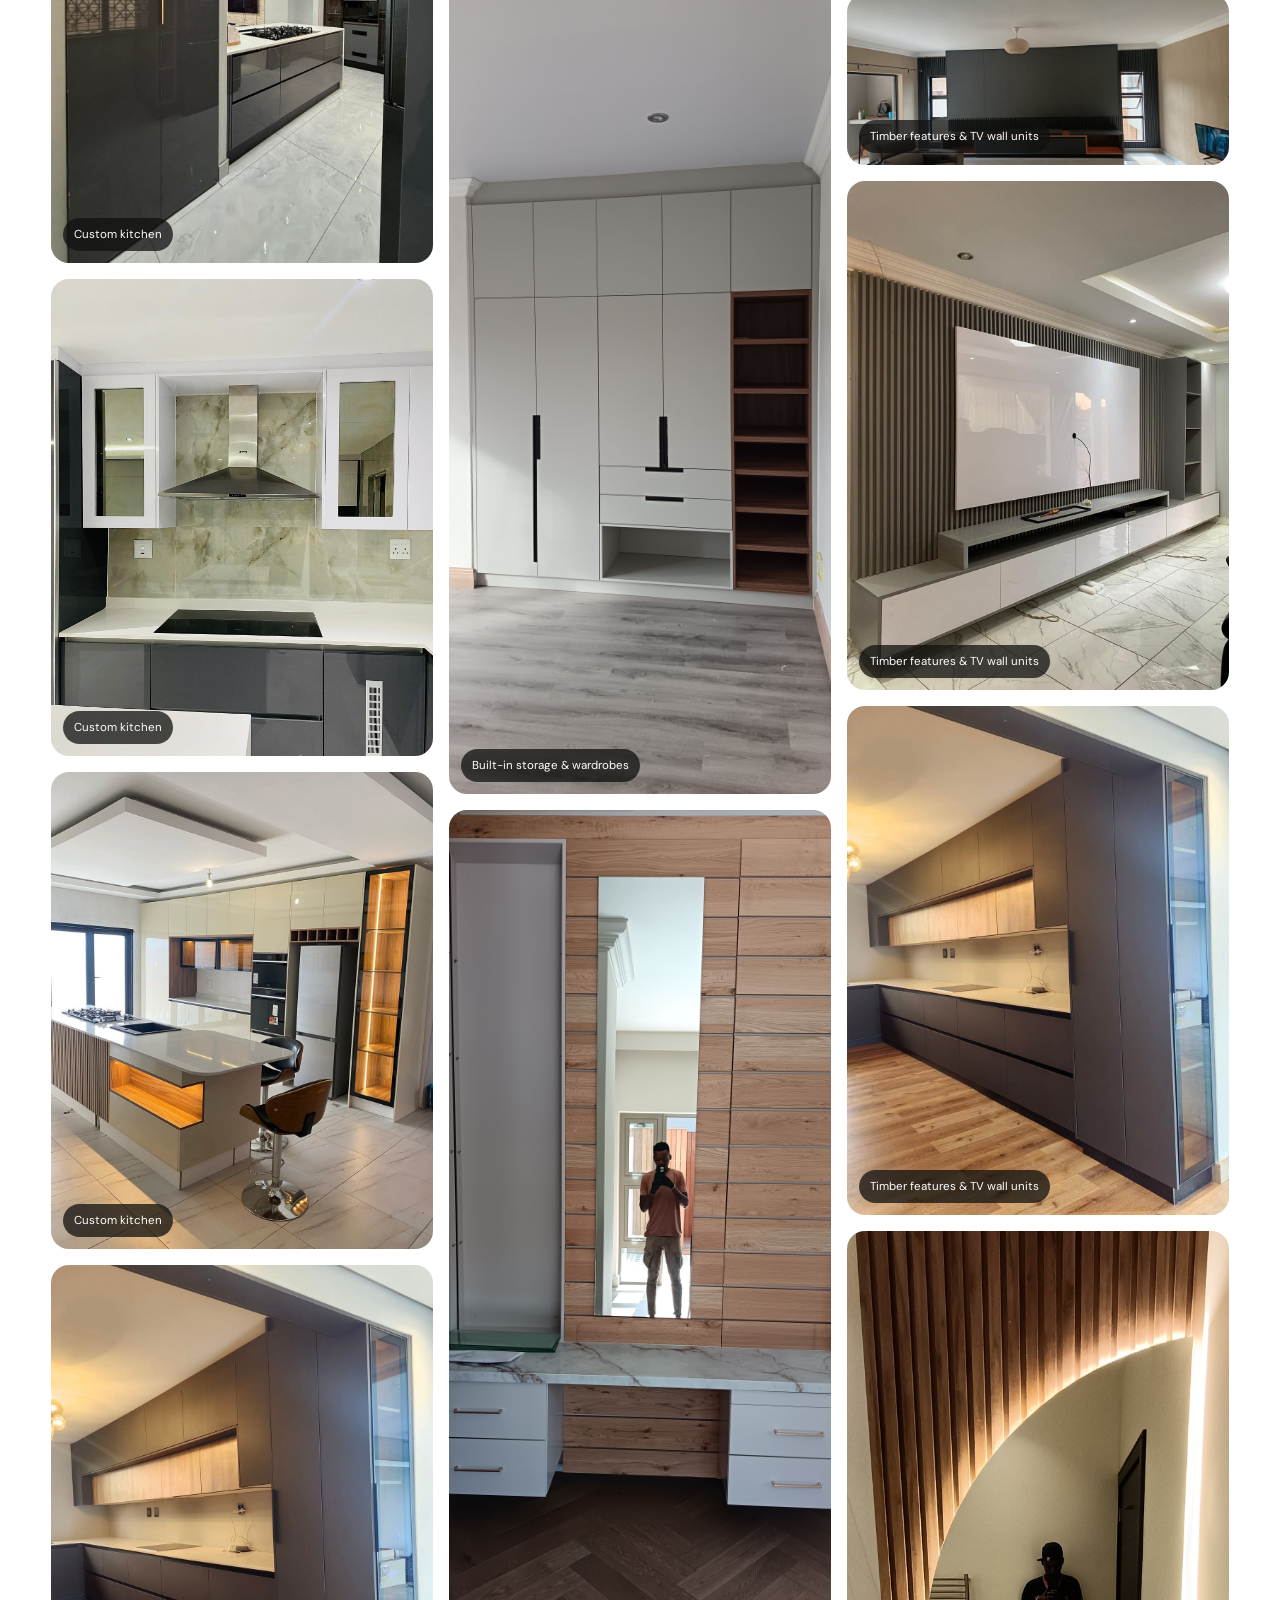
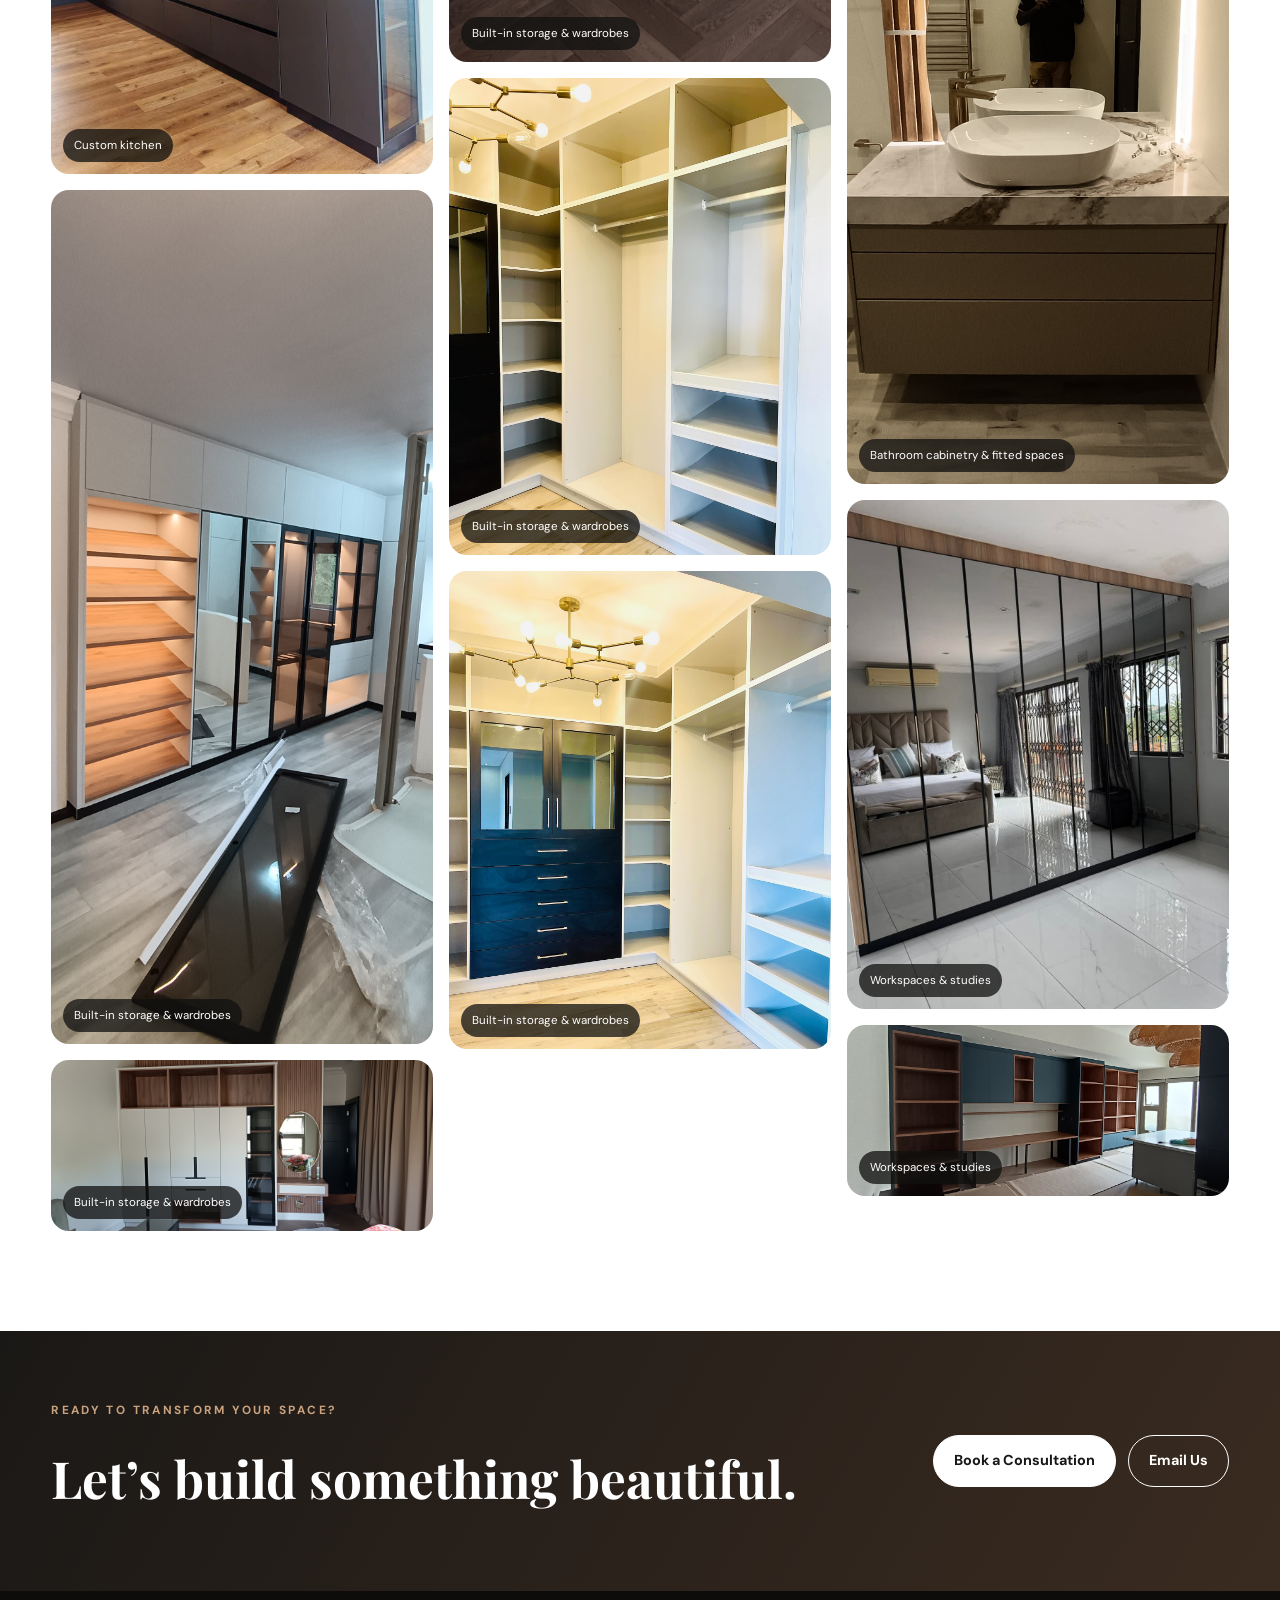
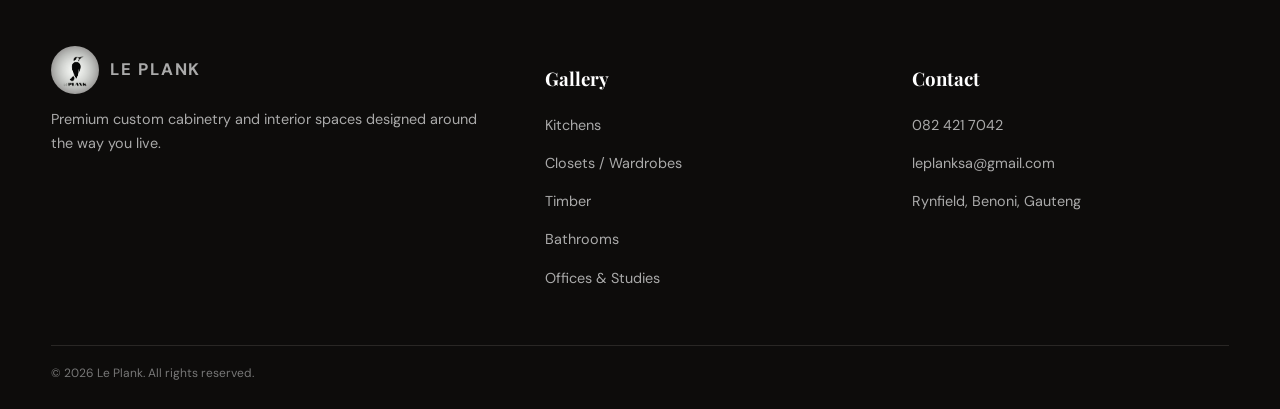
<file: gallery.html>
<!doctype html><html lang="en"><head><title>Gallery | Le Plank</title><meta charset="UTF-8"><meta name="viewport" content="width=device-width,initial-scale=1.0"><meta name="description" content="Le Plank — premium custom interior cabinetry and fitted spaces in Rynfield, Benoni, Gauteng."><link rel="stylesheet" href="assets/style.css"><link rel="icon" href="assets/logo.jpg"></head><body><div class="topbar"><div class="container"><span>Rynfield • Benoni • Gauteng</span><span>Custom interiors. Crafted with intention.</span></div></div><header class="nav"><div class="container nav-inner">
<a class="brand" href="index.html"><img src="assets/logo.jpg" alt="Le Plank logo"><span>LE PLANK</span></a>
<nav class="links">
<a class=" " href="index.html">Home</a><a class=" " href="services.html">Services</a>
<div class="nav-dropdown"><a class="drop-link active" href="gallery.html">Gallery <span>⌄</span></a><div class="dropdown-menu"><a href="gallery.html">All Gallery</a><a href="kitchens.html">Kitchens</a><a href="closets.html">Closets / Wardrobes</a><a href="timber.html">Timber</a><a href="bathrooms.html">Bathrooms</a><a href="offices.html">Offices & Studies</a></div></div>
<a class=" " href="contact.html">Contact Us</a><a class="btn small" href="https://wa.me/27824217042?text=Hi%20Le%20Plank,%20I%27d%20like%20a%20quote." target="_blank">WhatsApp Us</a>
</nav><button class="menu" aria-label="Open menu" onclick="document.querySelector('.mobile-menu').classList.toggle('open')">☰</button></div>
<div class="mobile-menu"><a class=" " href="index.html">Home</a><a class=" " href="services.html">Services</a><div class="mobile-group"><a href="gallery.html" class="mobile-group-title">Gallery</a><a href="kitchens.html">Kitchens</a><a href="closets.html">Closets / Wardrobes</a><a href="timber.html">Timber</a><a href="bathrooms.html">Bathrooms</a><a href="offices.html">Offices & Studies</a></div><a class=" " href="contact.html">Contact Us</a><a class="btn" href="https://wa.me/27824217042?text=Hi%20Le%20Plank,%20I%27d%20like%20a%20quote." target="_blank">Book a Consultation</a></div></header><main><section class="page-hero"><div class="container"><div class="kicker">Previous work</div><h1>Gallery</h1><p>Browse completed Le Plank projects by category. Select a category below to see more work.</p><div class="chips"><a class="chip" href="kitchens.html">Kitchens</a><a class="chip" href="closets.html">Closets / Wardrobes</a><a class="chip" href="timber.html">Timber</a><a class="chip" href="bathrooms.html">Bathrooms</a><a class="chip" href="offices.html">Offices & Studies</a></div></div></section><section class="section"><div class="container"><div class="gallery" data-gallery-category="all"></div></div></section></main><section class="cta"><div class="container cta-inner"><div><div class="eyebrow">Ready to transform your space?</div><h2>Let’s build something beautiful.</h2></div><div class="actions"><a class="btn light" href="https://wa.me/27824217042?text=Hi%20Le%20Plank,%20I%27d%20like%20to%20book%20a%20consultation." target="_blank">Book a Consultation</a><a class="btn outline" style="color:#fff;border-color:#fff" href="mailto:leplanksa@gmail.com">Email Us</a></div></div></section><footer class="footer"><div class="container footer-grid"><div><a class="brand" href="index.html"><img src="assets/logo.jpg" alt="Le Plank logo"><span>LE PLANK</span></a><p>Premium custom cabinetry and interior spaces designed around the way you live.</p></div><div><h3>Gallery</h3><p><a href="kitchens.html">Kitchens</a></p><p><a href="closets.html">Closets / Wardrobes</a></p><p><a href="timber.html">Timber</a></p><p><a href="bathrooms.html">Bathrooms</a></p><p><a href="offices.html">Offices & Studies</a></p></div><div><h3>Contact</h3><p><a href="tel:+27824217042">082 421 7042</a></p><p><a href="mailto:leplanksa@gmail.com">leplanksa@gmail.com</a></p><p>Rynfield, Benoni, Gauteng</p></div></div><div class="container copyright">© 2026 Le Plank. All rights reserved.</div></footer><a class="float-wa" aria-label="WhatsApp Le Plank" href="https://wa.me/27824217042?text=Hi%20Le%20Plank,%20I%27d%20like%20a%20quote." target="_blank">WA</a><script src="assets/gallery.js"></script></body></html>
</file>
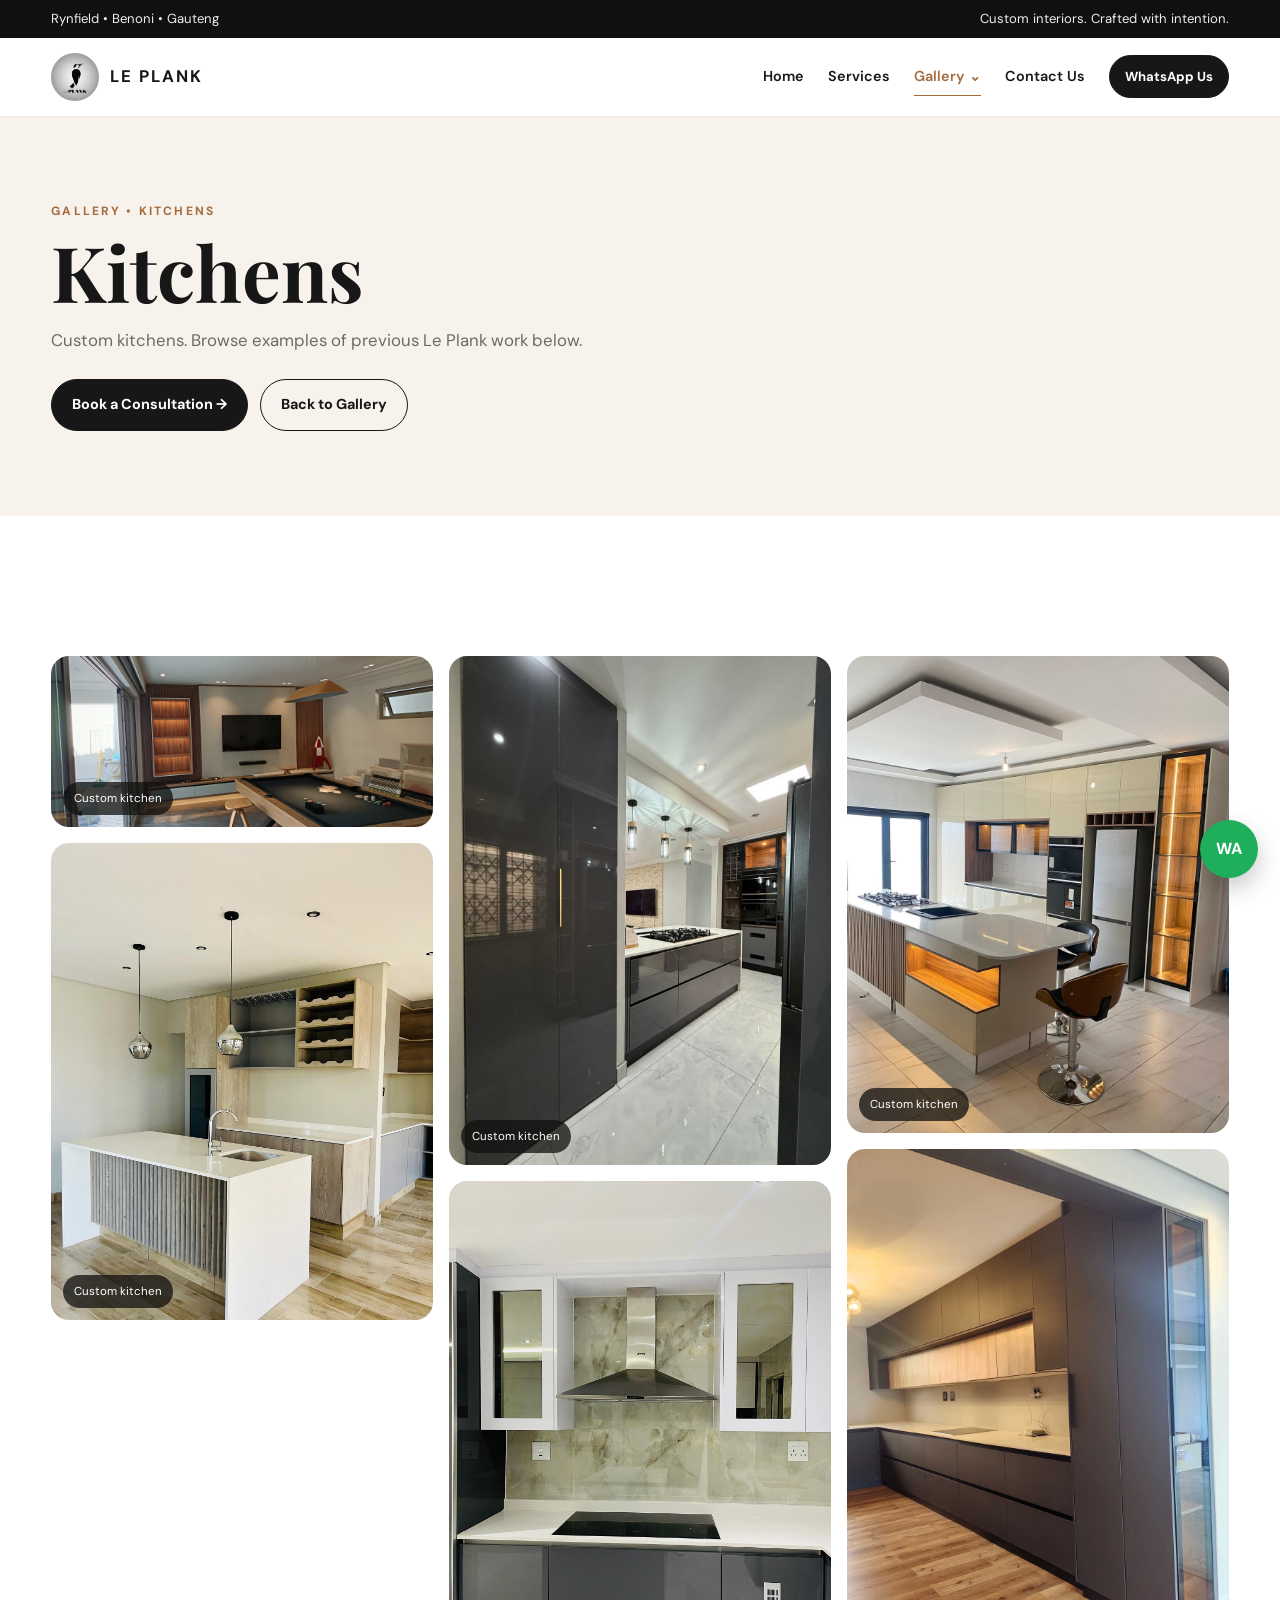
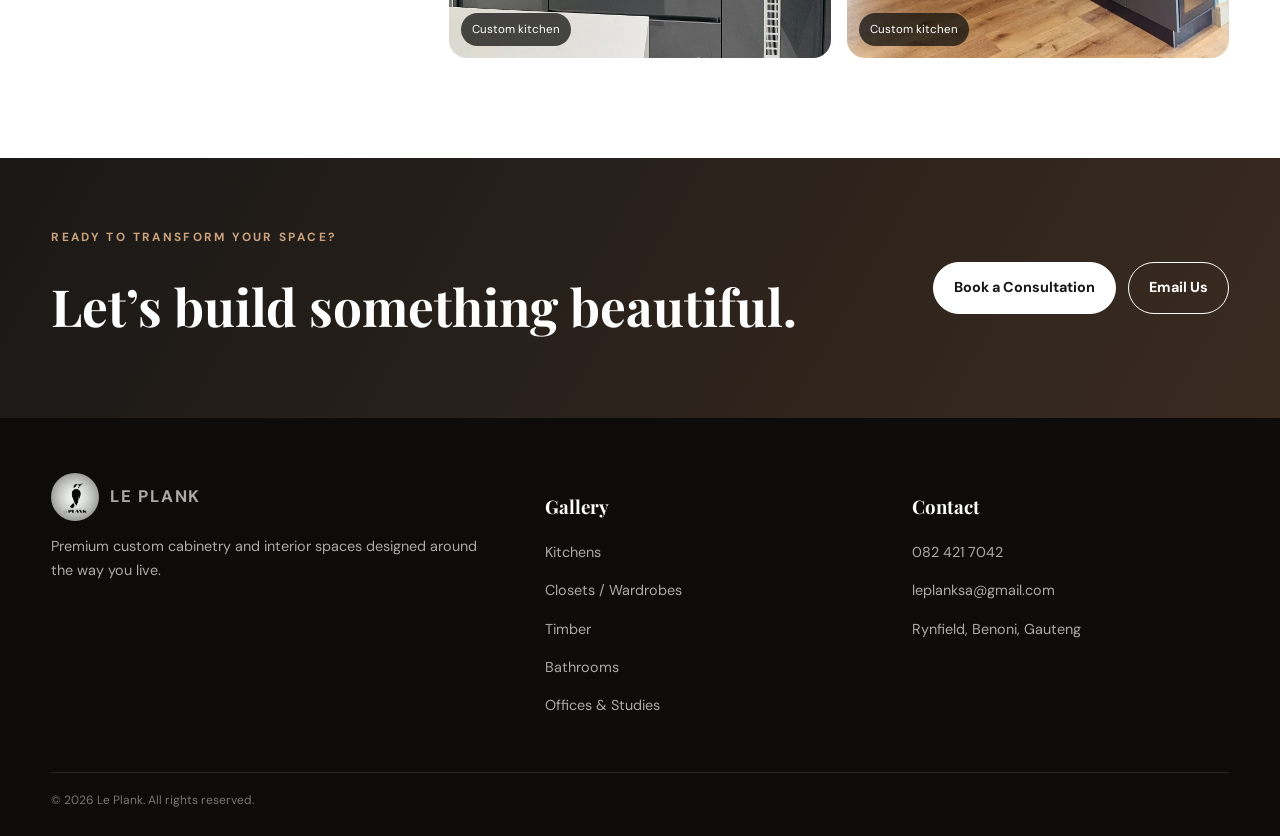
<file: kitchens.html>
<!doctype html><html lang="en"><head><title>Kitchens | Le Plank</title><meta charset="UTF-8"><meta name="viewport" content="width=device-width,initial-scale=1.0"><meta name="description" content="Le Plank — premium custom interior cabinetry and fitted spaces in Rynfield, Benoni, Gauteng."><link rel="stylesheet" href="assets/style.css"><link rel="icon" href="assets/logo.jpg"></head><body><div class="topbar"><div class="container"><span>Rynfield • Benoni • Gauteng</span><span>Custom interiors. Crafted with intention.</span></div></div><header class="nav"><div class="container nav-inner">
<a class="brand" href="index.html"><img src="assets/logo.jpg" alt="Le Plank logo"><span>LE PLANK</span></a>
<nav class="links">
<a class=" " href="index.html">Home</a><a class=" " href="services.html">Services</a>
<div class="nav-dropdown"><a class="drop-link active" href="gallery.html">Gallery <span>⌄</span></a><div class="dropdown-menu"><a href="gallery.html">All Gallery</a><a href="kitchens.html">Kitchens</a><a href="closets.html">Closets / Wardrobes</a><a href="timber.html">Timber</a><a href="bathrooms.html">Bathrooms</a><a href="offices.html">Offices & Studies</a></div></div>
<a class=" " href="contact.html">Contact Us</a><a class="btn small" href="https://wa.me/27824217042?text=Hi%20Le%20Plank,%20I%27d%20like%20a%20quote." target="_blank">WhatsApp Us</a>
</nav><button class="menu" aria-label="Open menu" onclick="document.querySelector('.mobile-menu').classList.toggle('open')">☰</button></div>
<div class="mobile-menu"><a class=" " href="index.html">Home</a><a class=" " href="services.html">Services</a><div class="mobile-group"><a href="gallery.html" class="mobile-group-title">Gallery</a><a href="kitchens.html">Kitchens</a><a href="closets.html">Closets / Wardrobes</a><a href="timber.html">Timber</a><a href="bathrooms.html">Bathrooms</a><a href="offices.html">Offices & Studies</a></div><a class=" " href="contact.html">Contact Us</a><a class="btn" href="https://wa.me/27824217042?text=Hi%20Le%20Plank,%20I%27d%20like%20a%20quote." target="_blank">Book a Consultation</a></div></header><main><section class="page-hero"><div class="container"><div class="kicker">Gallery • Kitchens</div><h1>Kitchens</h1><p>Custom kitchens. Browse examples of previous Le Plank work below.</p><div class="actions" style="margin-top:24px"><a class="btn" href="https://wa.me/27824217042?text=Hi%20Le%20Plank,%20I%27d%20like%20to%20book%20a%20consultation." target="_blank">Book a Consultation →</a><a class="btn outline" href="gallery.html">Back to Gallery</a></div></div></section><section class="section"><div class="container"><div class="gallery" data-gallery-category="kitchens"></div></div></section></main><section class="cta"><div class="container cta-inner"><div><div class="eyebrow">Ready to transform your space?</div><h2>Let’s build something beautiful.</h2></div><div class="actions"><a class="btn light" href="https://wa.me/27824217042?text=Hi%20Le%20Plank,%20I%27d%20like%20to%20book%20a%20consultation." target="_blank">Book a Consultation</a><a class="btn outline" style="color:#fff;border-color:#fff" href="mailto:leplanksa@gmail.com">Email Us</a></div></div></section><footer class="footer"><div class="container footer-grid"><div><a class="brand" href="index.html"><img src="assets/logo.jpg" alt="Le Plank logo"><span>LE PLANK</span></a><p>Premium custom cabinetry and interior spaces designed around the way you live.</p></div><div><h3>Gallery</h3><p><a href="kitchens.html">Kitchens</a></p><p><a href="closets.html">Closets / Wardrobes</a></p><p><a href="timber.html">Timber</a></p><p><a href="bathrooms.html">Bathrooms</a></p><p><a href="offices.html">Offices & Studies</a></p></div><div><h3>Contact</h3><p><a href="tel:+27824217042">082 421 7042</a></p><p><a href="mailto:leplanksa@gmail.com">leplanksa@gmail.com</a></p><p>Rynfield, Benoni, Gauteng</p></div></div><div class="container copyright">© 2026 Le Plank. All rights reserved.</div></footer><a class="float-wa" aria-label="WhatsApp Le Plank" href="https://wa.me/27824217042?text=Hi%20Le%20Plank,%20I%27d%20like%20a%20quote." target="_blank">WA</a><script src="assets/gallery.js"></script></body></html>
</file>
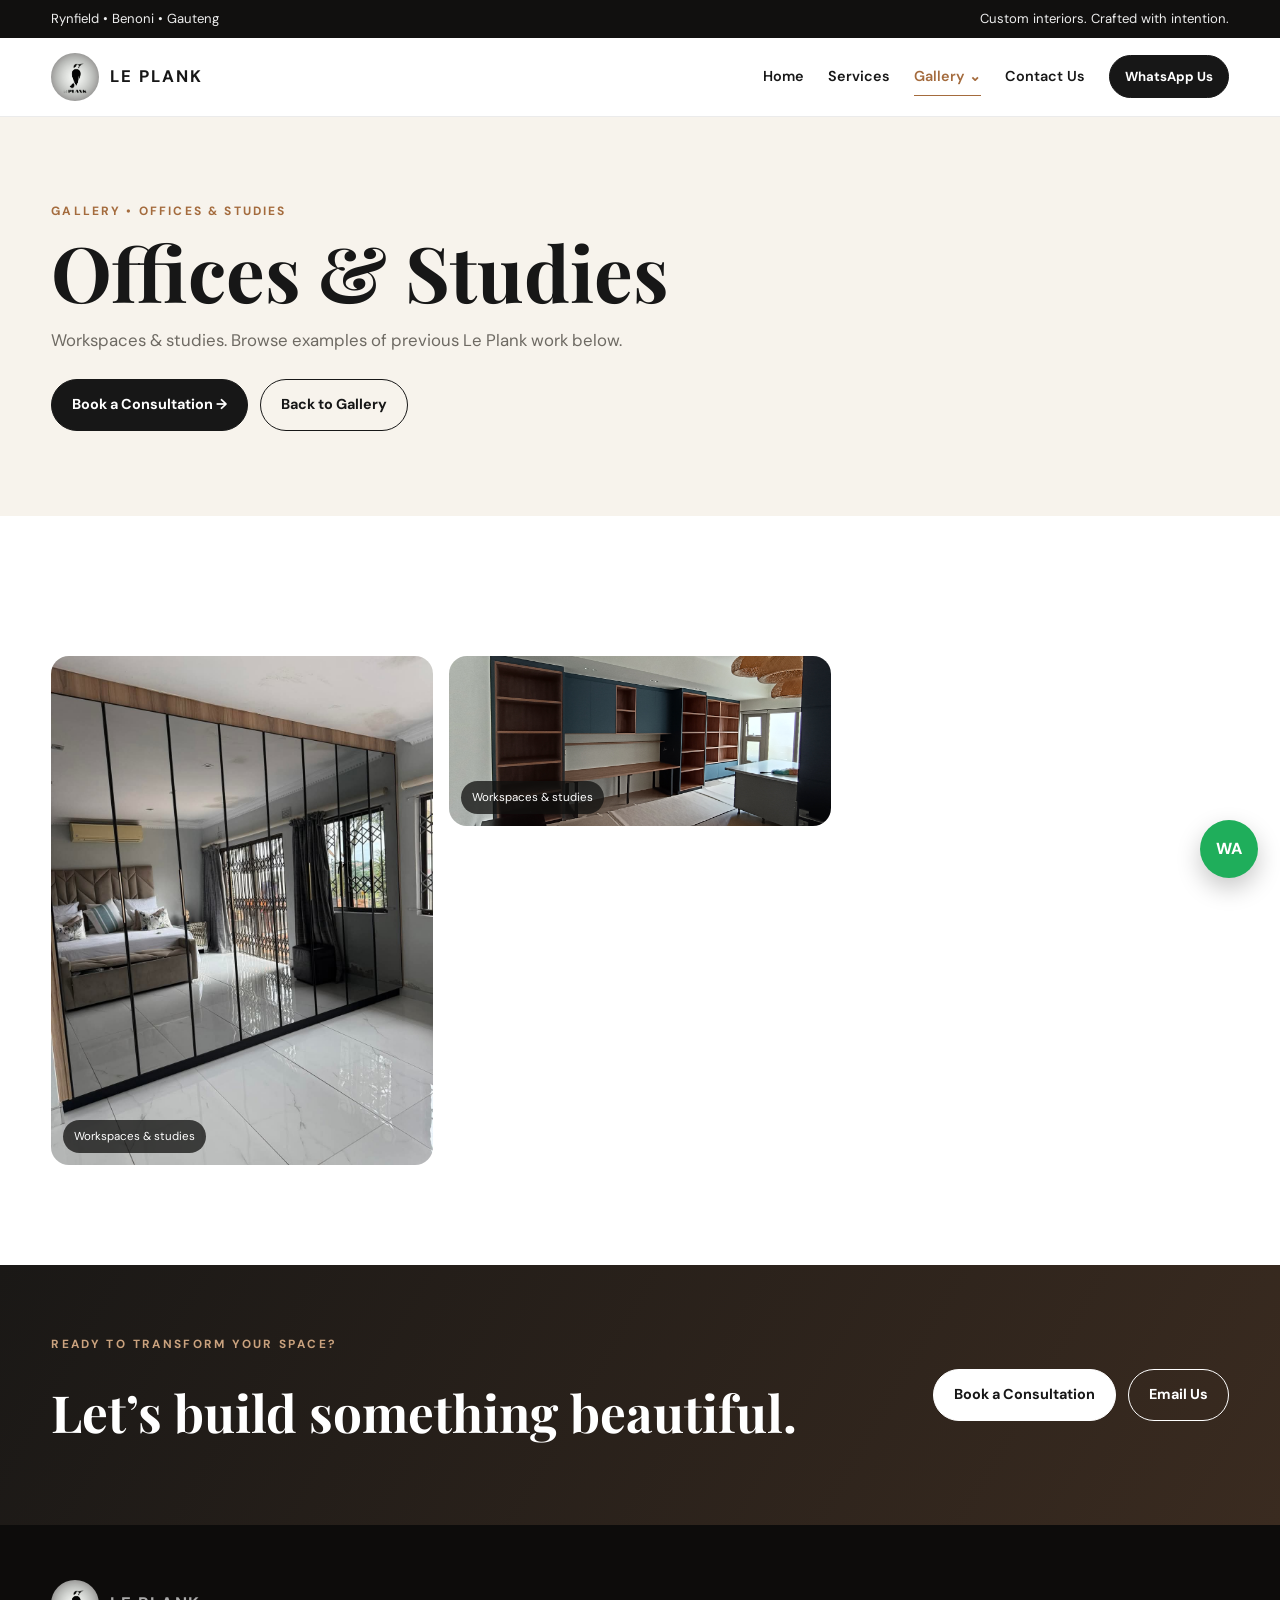
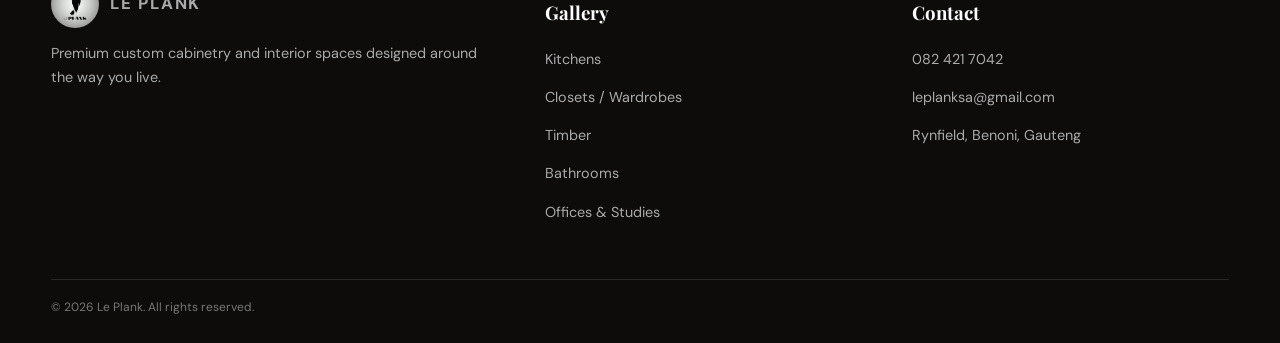
<file: offices.html>
<!doctype html><html lang="en"><head><title>Offices & Studies | Le Plank</title><meta charset="UTF-8"><meta name="viewport" content="width=device-width,initial-scale=1.0"><meta name="description" content="Le Plank — premium custom interior cabinetry and fitted spaces in Rynfield, Benoni, Gauteng."><link rel="stylesheet" href="assets/style.css"><link rel="icon" href="assets/logo.jpg"></head><body><div class="topbar"><div class="container"><span>Rynfield • Benoni • Gauteng</span><span>Custom interiors. Crafted with intention.</span></div></div><header class="nav"><div class="container nav-inner">
<a class="brand" href="index.html"><img src="assets/logo.jpg" alt="Le Plank logo"><span>LE PLANK</span></a>
<nav class="links">
<a class=" " href="index.html">Home</a><a class=" " href="services.html">Services</a>
<div class="nav-dropdown"><a class="drop-link active" href="gallery.html">Gallery <span>⌄</span></a><div class="dropdown-menu"><a href="gallery.html">All Gallery</a><a href="kitchens.html">Kitchens</a><a href="closets.html">Closets / Wardrobes</a><a href="timber.html">Timber</a><a href="bathrooms.html">Bathrooms</a><a href="offices.html">Offices & Studies</a></div></div>
<a class=" " href="contact.html">Contact Us</a><a class="btn small" href="https://wa.me/27824217042?text=Hi%20Le%20Plank,%20I%27d%20like%20a%20quote." target="_blank">WhatsApp Us</a>
</nav><button class="menu" aria-label="Open menu" onclick="document.querySelector('.mobile-menu').classList.toggle('open')">☰</button></div>
<div class="mobile-menu"><a class=" " href="index.html">Home</a><a class=" " href="services.html">Services</a><div class="mobile-group"><a href="gallery.html" class="mobile-group-title">Gallery</a><a href="kitchens.html">Kitchens</a><a href="closets.html">Closets / Wardrobes</a><a href="timber.html">Timber</a><a href="bathrooms.html">Bathrooms</a><a href="offices.html">Offices & Studies</a></div><a class=" " href="contact.html">Contact Us</a><a class="btn" href="https://wa.me/27824217042?text=Hi%20Le%20Plank,%20I%27d%20like%20a%20quote." target="_blank">Book a Consultation</a></div></header><main><section class="page-hero"><div class="container"><div class="kicker">Gallery • Offices & Studies</div><h1>Offices & Studies</h1><p>Workspaces & studies. Browse examples of previous Le Plank work below.</p><div class="actions" style="margin-top:24px"><a class="btn" href="https://wa.me/27824217042?text=Hi%20Le%20Plank,%20I%27d%20like%20to%20book%20a%20consultation." target="_blank">Book a Consultation →</a><a class="btn outline" href="gallery.html">Back to Gallery</a></div></div></section><section class="section"><div class="container"><div class="gallery" data-gallery-category="offices"></div></div></section></main><section class="cta"><div class="container cta-inner"><div><div class="eyebrow">Ready to transform your space?</div><h2>Let’s build something beautiful.</h2></div><div class="actions"><a class="btn light" href="https://wa.me/27824217042?text=Hi%20Le%20Plank,%20I%27d%20like%20to%20book%20a%20consultation." target="_blank">Book a Consultation</a><a class="btn outline" style="color:#fff;border-color:#fff" href="mailto:leplanksa@gmail.com">Email Us</a></div></div></section><footer class="footer"><div class="container footer-grid"><div><a class="brand" href="index.html"><img src="assets/logo.jpg" alt="Le Plank logo"><span>LE PLANK</span></a><p>Premium custom cabinetry and interior spaces designed around the way you live.</p></div><div><h3>Gallery</h3><p><a href="kitchens.html">Kitchens</a></p><p><a href="closets.html">Closets / Wardrobes</a></p><p><a href="timber.html">Timber</a></p><p><a href="bathrooms.html">Bathrooms</a></p><p><a href="offices.html">Offices & Studies</a></p></div><div><h3>Contact</h3><p><a href="tel:+27824217042">082 421 7042</a></p><p><a href="mailto:leplanksa@gmail.com">leplanksa@gmail.com</a></p><p>Rynfield, Benoni, Gauteng</p></div></div><div class="container copyright">© 2026 Le Plank. All rights reserved.</div></footer><a class="float-wa" aria-label="WhatsApp Le Plank" href="https://wa.me/27824217042?text=Hi%20Le%20Plank,%20I%27d%20like%20a%20quote." target="_blank">WA</a><script src="assets/gallery.js"></script></body></html>
</file>
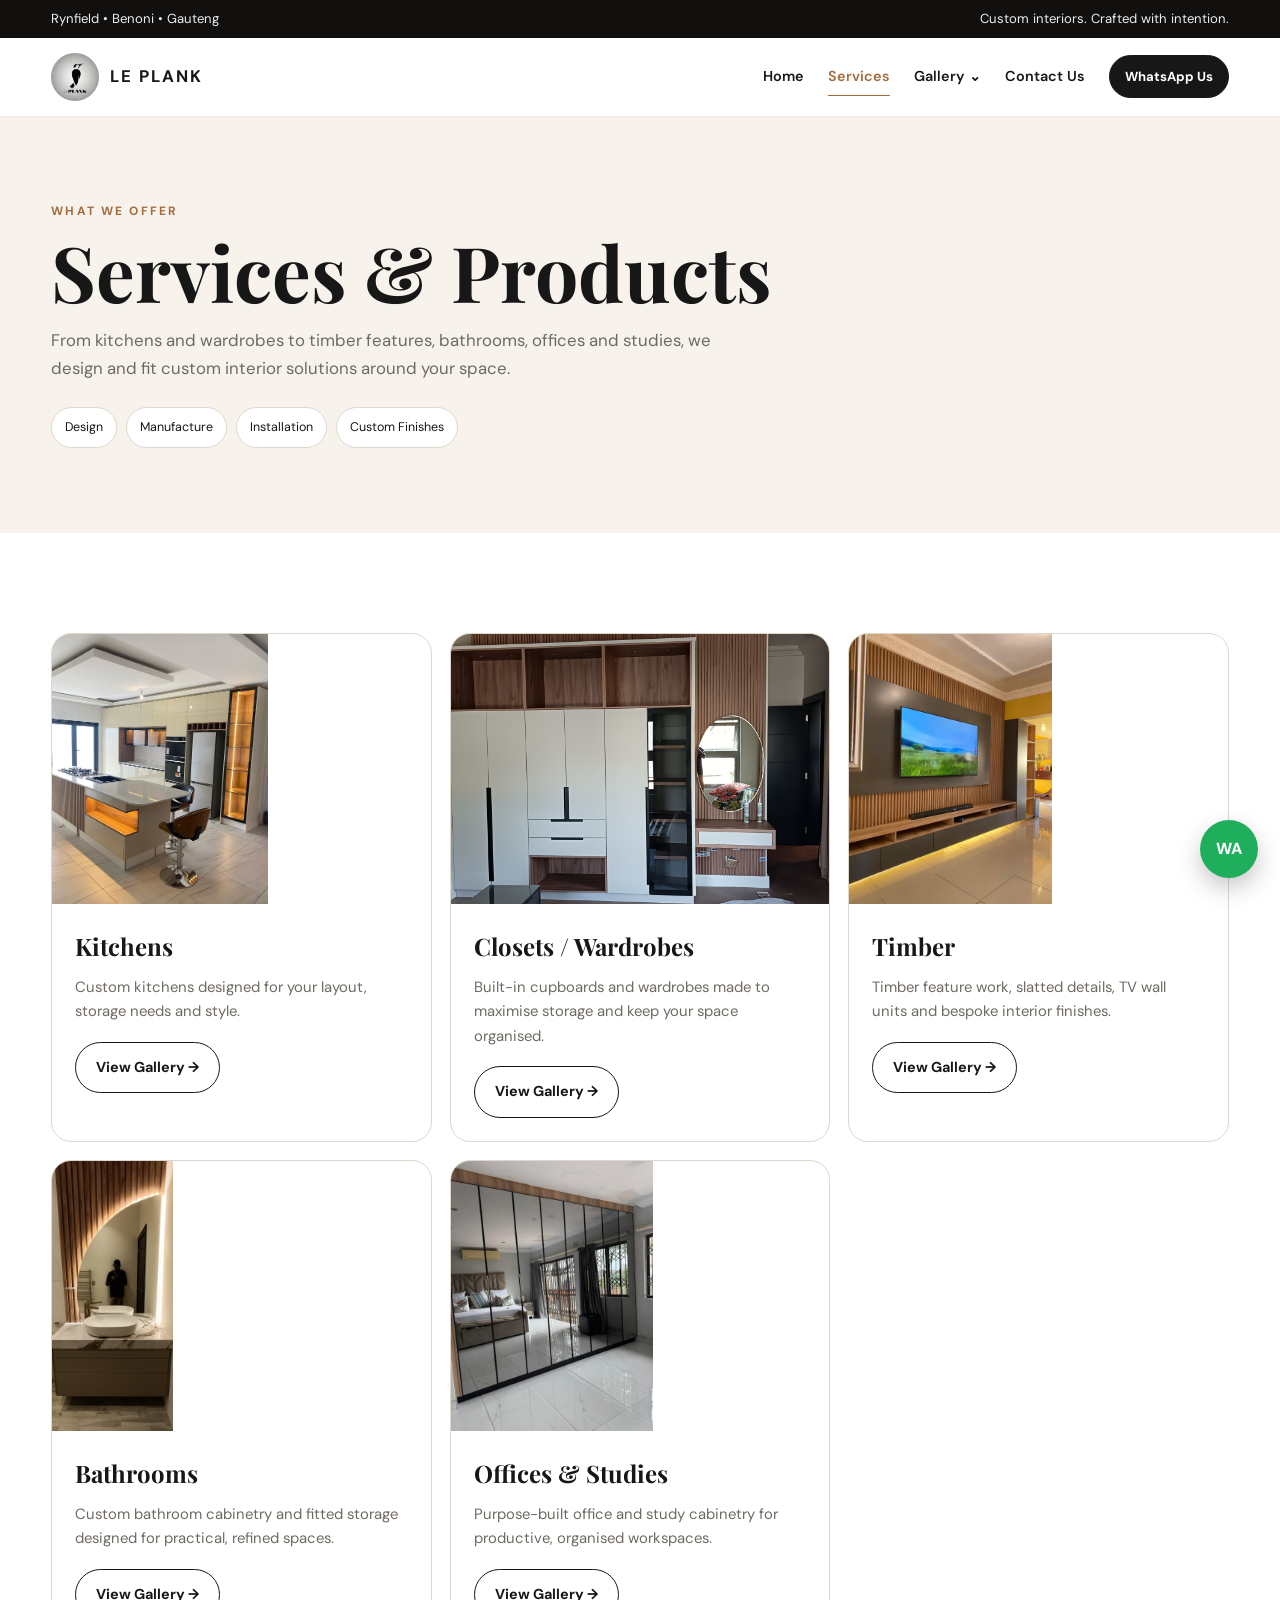
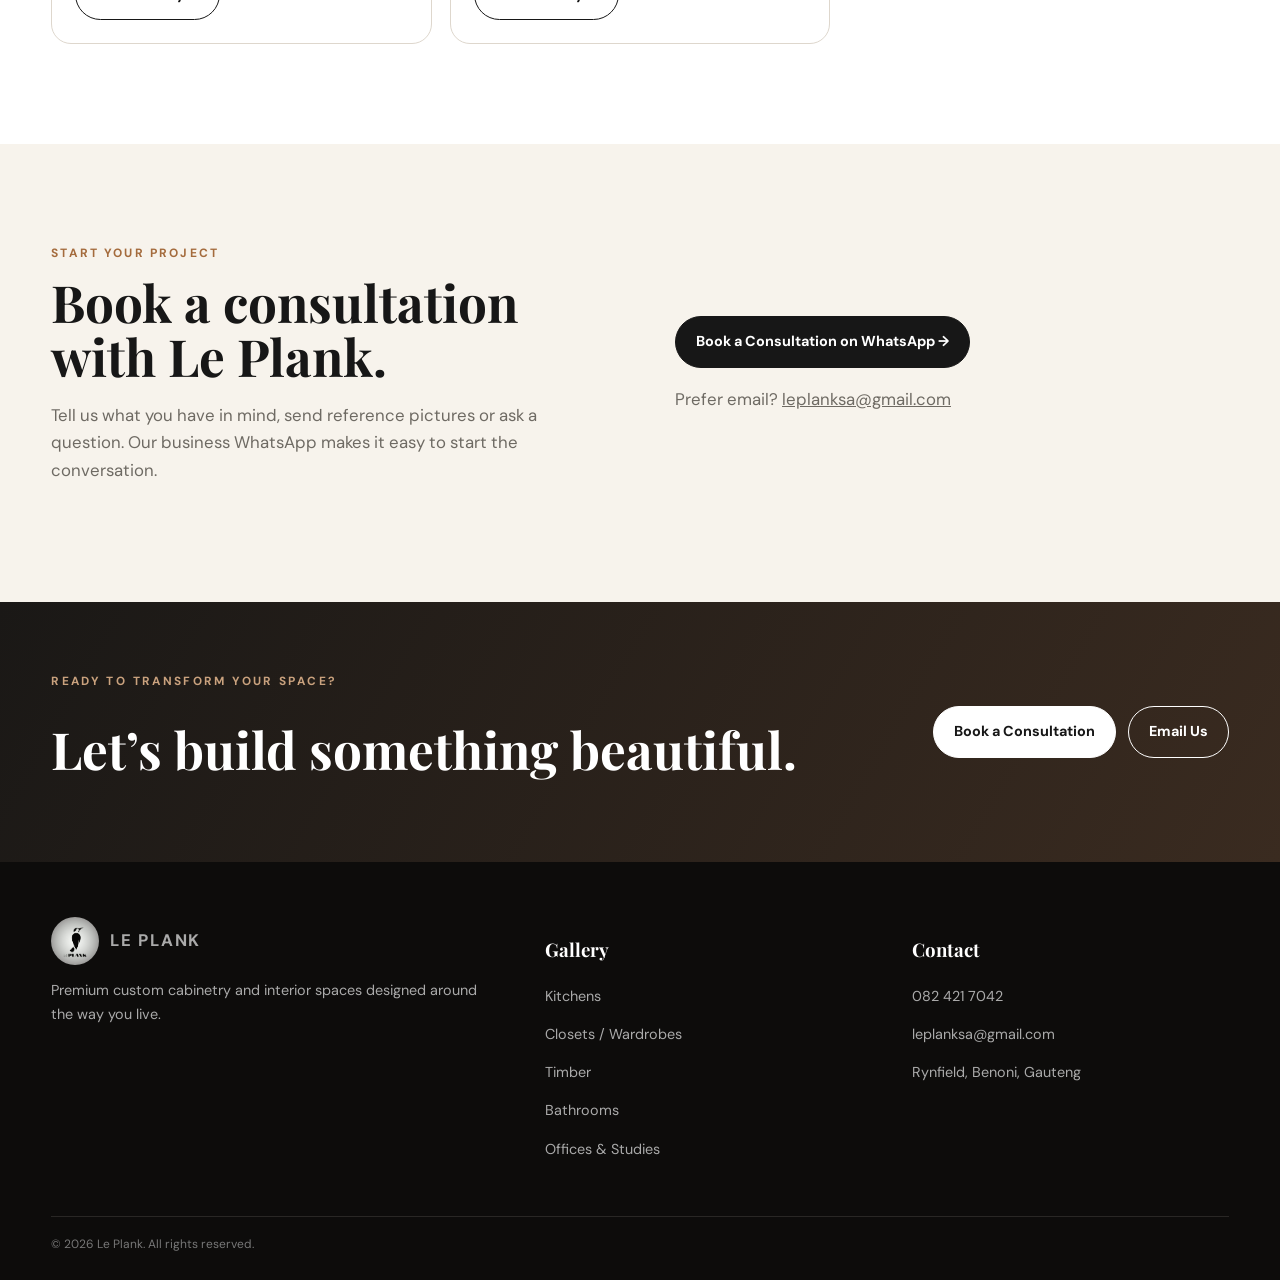
<file: services.html>
<!doctype html><html lang="en"><head><title>Services & Products | Le Plank</title><meta charset="UTF-8"><meta name="viewport" content="width=device-width,initial-scale=1.0"><meta name="description" content="Le Plank — premium custom interior cabinetry and fitted spaces in Rynfield, Benoni, Gauteng."><link rel="stylesheet" href="assets/style.css"><link rel="icon" href="assets/logo.jpg"></head><body><div class="topbar"><div class="container"><span>Rynfield • Benoni • Gauteng</span><span>Custom interiors. Crafted with intention.</span></div></div><header class="nav"><div class="container nav-inner">
<a class="brand" href="index.html"><img src="assets/logo.jpg" alt="Le Plank logo"><span>LE PLANK</span></a>
<nav class="links">
<a class=" " href="index.html">Home</a><a class=" active" href="services.html">Services</a>
<div class="nav-dropdown"><a class="drop-link " href="gallery.html">Gallery <span>⌄</span></a><div class="dropdown-menu"><a href="gallery.html">All Gallery</a><a href="kitchens.html">Kitchens</a><a href="closets.html">Closets / Wardrobes</a><a href="timber.html">Timber</a><a href="bathrooms.html">Bathrooms</a><a href="offices.html">Offices & Studies</a></div></div>
<a class=" " href="contact.html">Contact Us</a><a class="btn small" href="https://wa.me/27824217042?text=Hi%20Le%20Plank,%20I%27d%20like%20a%20quote." target="_blank">WhatsApp Us</a>
</nav><button class="menu" aria-label="Open menu" onclick="document.querySelector('.mobile-menu').classList.toggle('open')">☰</button></div>
<div class="mobile-menu"><a class=" " href="index.html">Home</a><a class=" active" href="services.html">Services</a><div class="mobile-group"><a href="gallery.html" class="mobile-group-title">Gallery</a><a href="kitchens.html">Kitchens</a><a href="closets.html">Closets / Wardrobes</a><a href="timber.html">Timber</a><a href="bathrooms.html">Bathrooms</a><a href="offices.html">Offices & Studies</a></div><a class=" " href="contact.html">Contact Us</a><a class="btn" href="https://wa.me/27824217042?text=Hi%20Le%20Plank,%20I%27d%20like%20a%20quote." target="_blank">Book a Consultation</a></div></header><main><section class="page-hero"><div class="container"><div class="kicker">What we offer</div><h1>Services & Products</h1><p>From kitchens and wardrobes to timber features, bathrooms, offices and studies, we design and fit custom interior solutions around your space.</p><div class="chips"><span class="chip">Design</span><span class="chip">Manufacture</span><span class="chip">Installation</span><span class="chip">Custom Finishes</span></div></div></section><section class="section"><div class="container"><div class="cards" style="margin-top:0"><article class="card"><img src="assets/project-20.jpg" alt="Kitchens"><div class="card-body"><h3>Kitchens</h3><p>Custom kitchens designed for your layout, storage needs and style.</p><a class="btn outline" style="margin-top:18px" href="kitchens.html">View Gallery →</a></div></article><article class="card"><img src="assets/project-14.jpg" alt="Closets / Wardrobes"><div class="card-body"><h3>Closets / Wardrobes</h3><p>Built-in cupboards and wardrobes made to maximise storage and keep your space organised.</p><a class="btn outline" style="margin-top:18px" href="closets.html">View Gallery →</a></div></article><article class="card"><img src="assets/project-10.jpg" alt="Timber"><div class="card-body"><h3>Timber</h3><p>Timber feature work, slatted details, TV wall units and bespoke interior finishes.</p><a class="btn outline" style="margin-top:18px" href="timber.html">View Gallery →</a></div></article><article class="card"><img src="assets/project-19.jpg" alt="Bathrooms"><div class="card-body"><h3>Bathrooms</h3><p>Custom bathroom cabinetry and fitted storage designed for practical, refined spaces.</p><a class="btn outline" style="margin-top:18px" href="bathrooms.html">View Gallery →</a></div></article><article class="card"><img src="assets/project-04.jpg" alt="Offices & Studies"><div class="card-body"><h3>Offices & Studies</h3><p>Purpose-built office and study cabinetry for productive, organised workspaces.</p><a class="btn outline" style="margin-top:18px" href="offices.html">View Gallery →</a></div></article></div></div></section><section class="section cream"><div class="container split"><div><div class="kicker">Start your project</div><h2>Book a consultation with Le Plank.</h2><p class="lead">Tell us what you have in mind, send reference pictures or ask a question. Our business WhatsApp makes it easy to start the conversation.</p></div><div><a class="btn" href="https://wa.me/27824217042?text=Hi%20Le%20Plank,%20I%27d%20like%20to%20book%20a%20consultation." target="_blank">Book a Consultation on WhatsApp →</a><p class="lead" style="margin-top:18px">Prefer email? <a href="mailto:leplanksa@gmail.com" style="text-decoration:underline">leplanksa@gmail.com</a></p></div></div></section></main><section class="cta"><div class="container cta-inner"><div><div class="eyebrow">Ready to transform your space?</div><h2>Let’s build something beautiful.</h2></div><div class="actions"><a class="btn light" href="https://wa.me/27824217042?text=Hi%20Le%20Plank,%20I%27d%20like%20to%20book%20a%20consultation." target="_blank">Book a Consultation</a><a class="btn outline" style="color:#fff;border-color:#fff" href="mailto:leplanksa@gmail.com">Email Us</a></div></div></section><footer class="footer"><div class="container footer-grid"><div><a class="brand" href="index.html"><img src="assets/logo.jpg" alt="Le Plank logo"><span>LE PLANK</span></a><p>Premium custom cabinetry and interior spaces designed around the way you live.</p></div><div><h3>Gallery</h3><p><a href="kitchens.html">Kitchens</a></p><p><a href="closets.html">Closets / Wardrobes</a></p><p><a href="timber.html">Timber</a></p><p><a href="bathrooms.html">Bathrooms</a></p><p><a href="offices.html">Offices & Studies</a></p></div><div><h3>Contact</h3><p><a href="tel:+27824217042">082 421 7042</a></p><p><a href="mailto:leplanksa@gmail.com">leplanksa@gmail.com</a></p><p>Rynfield, Benoni, Gauteng</p></div></div><div class="container copyright">© 2026 Le Plank. All rights reserved.</div></footer><a class="float-wa" aria-label="WhatsApp Le Plank" href="https://wa.me/27824217042?text=Hi%20Le%20Plank,%20I%27d%20like%20a%20quote." target="_blank">WA</a></body></html>
</file>
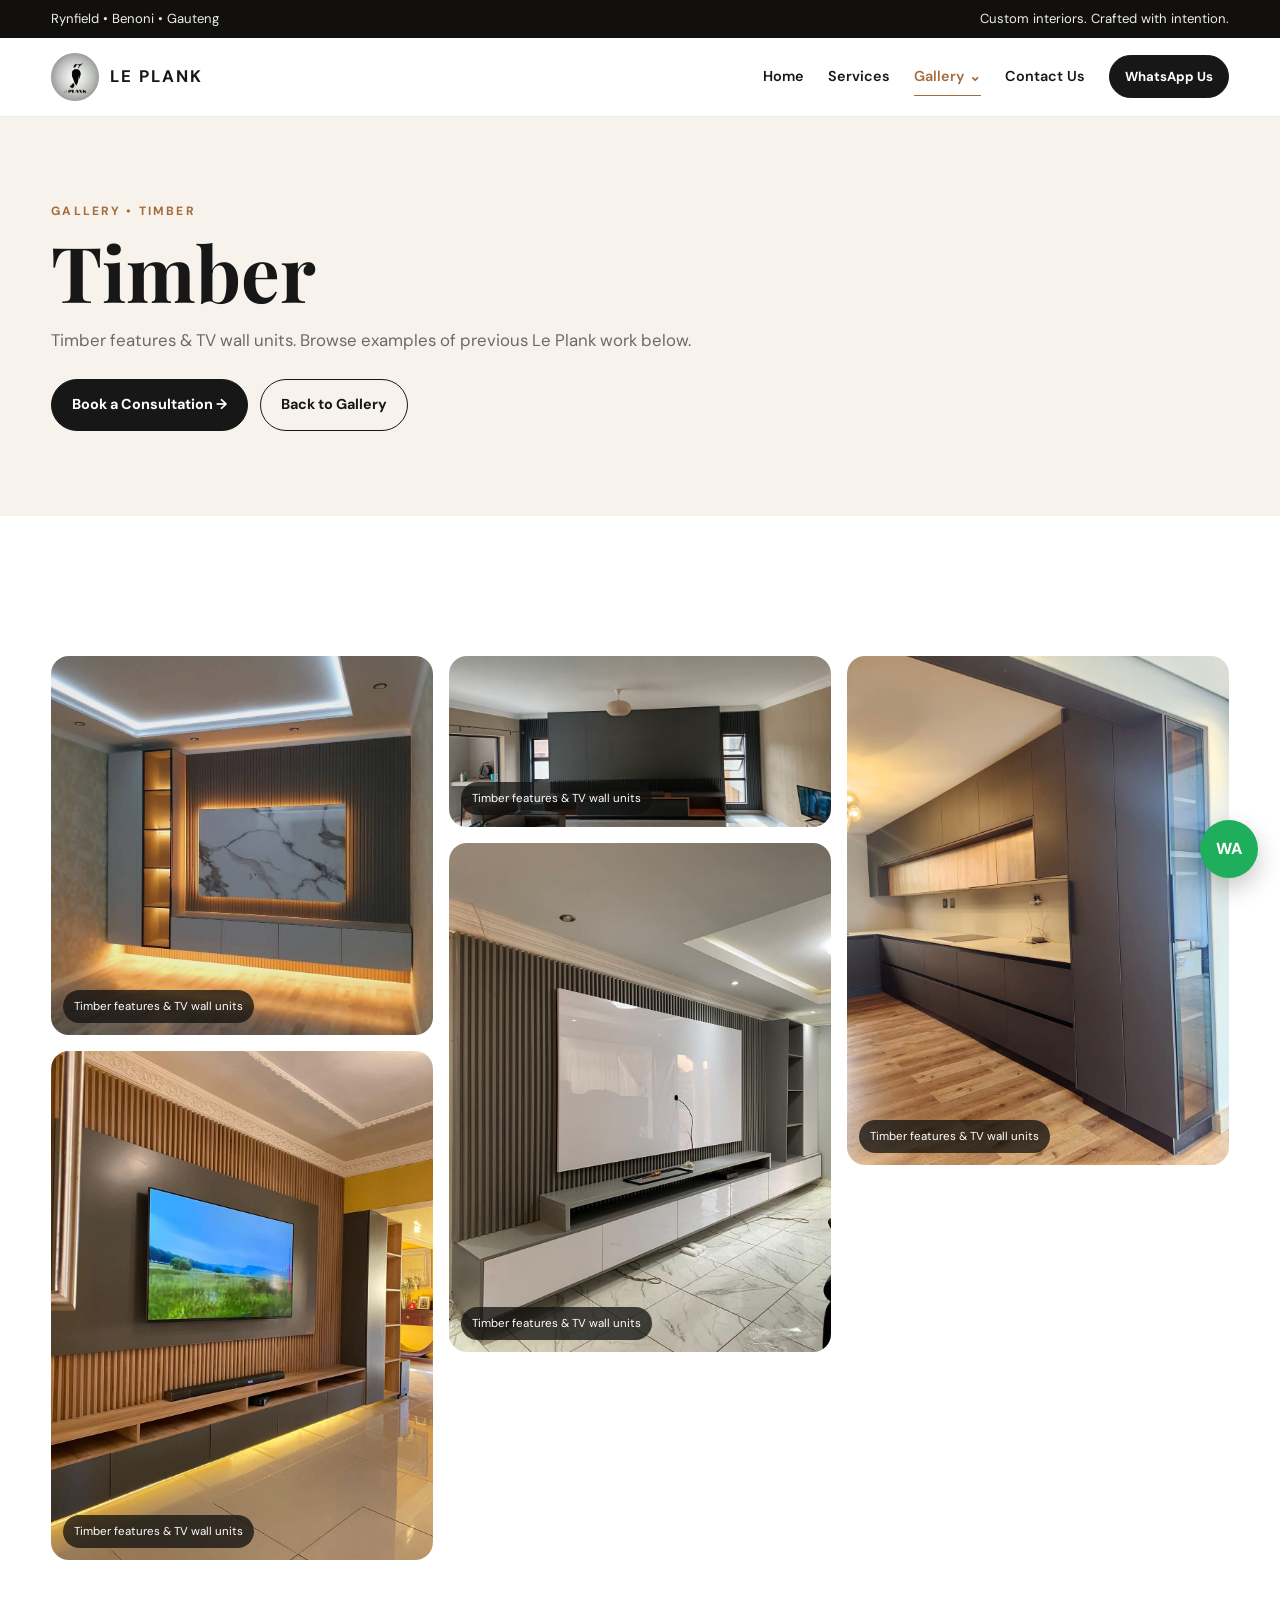
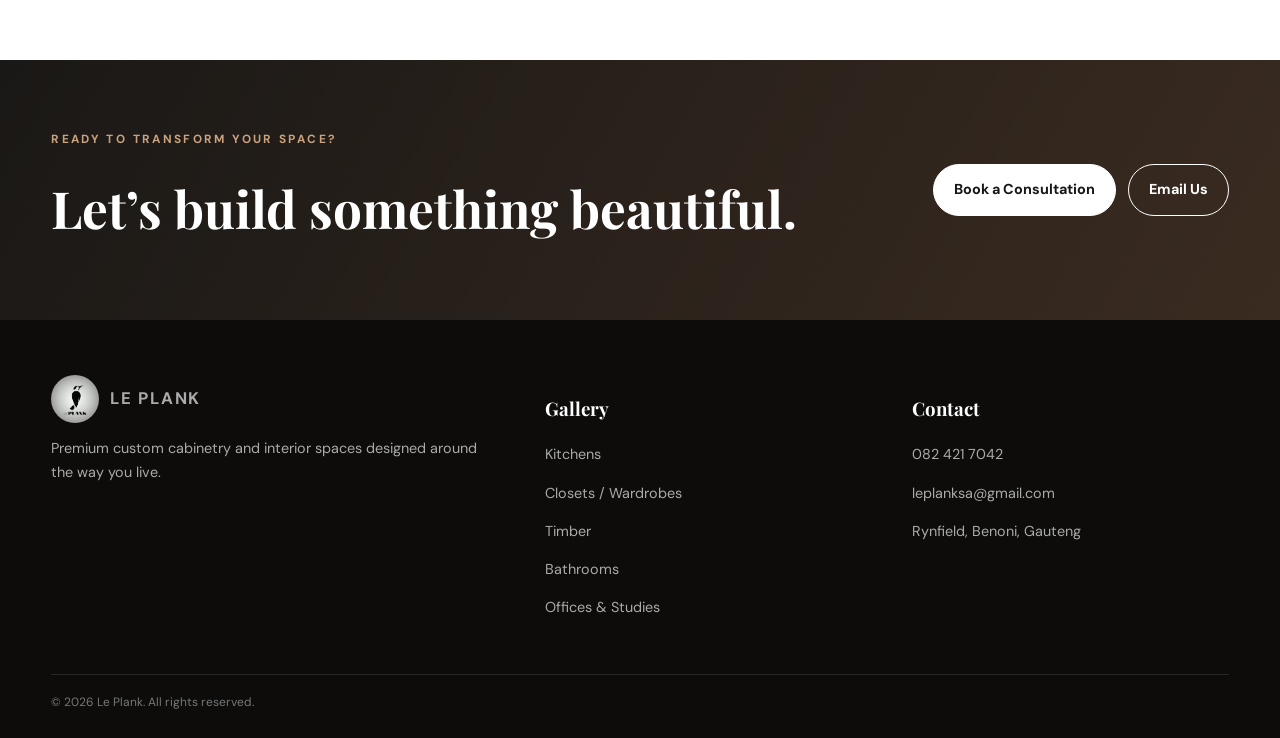
<file: timber.html>
<!doctype html><html lang="en"><head><title>Timber | Le Plank</title><meta charset="UTF-8"><meta name="viewport" content="width=device-width,initial-scale=1.0"><meta name="description" content="Le Plank — premium custom interior cabinetry and fitted spaces in Rynfield, Benoni, Gauteng."><link rel="stylesheet" href="assets/style.css"><link rel="icon" href="assets/logo.jpg"></head><body><div class="topbar"><div class="container"><span>Rynfield • Benoni • Gauteng</span><span>Custom interiors. Crafted with intention.</span></div></div><header class="nav"><div class="container nav-inner">
<a class="brand" href="index.html"><img src="assets/logo.jpg" alt="Le Plank logo"><span>LE PLANK</span></a>
<nav class="links">
<a class=" " href="index.html">Home</a><a class=" " href="services.html">Services</a>
<div class="nav-dropdown"><a class="drop-link active" href="gallery.html">Gallery <span>⌄</span></a><div class="dropdown-menu"><a href="gallery.html">All Gallery</a><a href="kitchens.html">Kitchens</a><a href="closets.html">Closets / Wardrobes</a><a href="timber.html">Timber</a><a href="bathrooms.html">Bathrooms</a><a href="offices.html">Offices & Studies</a></div></div>
<a class=" " href="contact.html">Contact Us</a><a class="btn small" href="https://wa.me/27824217042?text=Hi%20Le%20Plank,%20I%27d%20like%20a%20quote." target="_blank">WhatsApp Us</a>
</nav><button class="menu" aria-label="Open menu" onclick="document.querySelector('.mobile-menu').classList.toggle('open')">☰</button></div>
<div class="mobile-menu"><a class=" " href="index.html">Home</a><a class=" " href="services.html">Services</a><div class="mobile-group"><a href="gallery.html" class="mobile-group-title">Gallery</a><a href="kitchens.html">Kitchens</a><a href="closets.html">Closets / Wardrobes</a><a href="timber.html">Timber</a><a href="bathrooms.html">Bathrooms</a><a href="offices.html">Offices & Studies</a></div><a class=" " href="contact.html">Contact Us</a><a class="btn" href="https://wa.me/27824217042?text=Hi%20Le%20Plank,%20I%27d%20like%20a%20quote." target="_blank">Book a Consultation</a></div></header><main><section class="page-hero"><div class="container"><div class="kicker">Gallery • Timber</div><h1>Timber</h1><p>Timber features & TV wall units. Browse examples of previous Le Plank work below.</p><div class="actions" style="margin-top:24px"><a class="btn" href="https://wa.me/27824217042?text=Hi%20Le%20Plank,%20I%27d%20like%20to%20book%20a%20consultation." target="_blank">Book a Consultation →</a><a class="btn outline" href="gallery.html">Back to Gallery</a></div></div></section><section class="section"><div class="container"><div class="gallery" data-gallery-category="timber"></div></div></section></main><section class="cta"><div class="container cta-inner"><div><div class="eyebrow">Ready to transform your space?</div><h2>Let’s build something beautiful.</h2></div><div class="actions"><a class="btn light" href="https://wa.me/27824217042?text=Hi%20Le%20Plank,%20I%27d%20like%20to%20book%20a%20consultation." target="_blank">Book a Consultation</a><a class="btn outline" style="color:#fff;border-color:#fff" href="mailto:leplanksa@gmail.com">Email Us</a></div></div></section><footer class="footer"><div class="container footer-grid"><div><a class="brand" href="index.html"><img src="assets/logo.jpg" alt="Le Plank logo"><span>LE PLANK</span></a><p>Premium custom cabinetry and interior spaces designed around the way you live.</p></div><div><h3>Gallery</h3><p><a href="kitchens.html">Kitchens</a></p><p><a href="closets.html">Closets / Wardrobes</a></p><p><a href="timber.html">Timber</a></p><p><a href="bathrooms.html">Bathrooms</a></p><p><a href="offices.html">Offices & Studies</a></p></div><div><h3>Contact</h3><p><a href="tel:+27824217042">082 421 7042</a></p><p><a href="mailto:leplanksa@gmail.com">leplanksa@gmail.com</a></p><p>Rynfield, Benoni, Gauteng</p></div></div><div class="container copyright">© 2026 Le Plank. All rights reserved.</div></footer><a class="float-wa" aria-label="WhatsApp Le Plank" href="https://wa.me/27824217042?text=Hi%20Le%20Plank,%20I%27d%20like%20a%20quote." target="_blank">WA</a><script src="assets/gallery.js"></script></body></html>
</file>
<file: assets/style.css>
@import url('https://fonts.googleapis.com/css2?family=DM+Sans:wght@400;500;600;700&family=Playfair+Display:wght@500;600;700&display=swap');
:root{--ink:#171717;--muted:#6e6a63;--cream:#f7f3ec;--sand:#e9e0d2;--line:#ded7cd;--accent:#a46b3d;--white:#fff;--dark:#11100f;--max:1200px}
*{box-sizing:border-box}html{scroll-behavior:smooth}body{margin:0;font-family:'DM Sans',sans-serif;color:var(--ink);background:#fff;line-height:1.65}a{text-decoration:none;color:inherit}img{max-width:100%;display:block}button{font:inherit}.container{width:min(var(--max),92%);margin:auto}
.mobile-menu{display:none}.topbar{background:var(--dark);color:#eee;font-size:.82rem;padding:8px 0}.topbar .container{display:flex;justify-content:space-between;gap:20px}.nav{position:sticky;top:0;z-index:50;background:rgba(255,255,255,.94);backdrop-filter:blur(12px);border-bottom:1px solid rgba(0,0,0,.08)}.nav-inner{height:78px;display:flex;align-items:center;justify-content:space-between;gap:28px}.brand{display:flex;align-items:center;gap:11px;font-weight:700;letter-spacing:.12em}.brand img{width:48px;height:48px;object-fit:contain;border-radius:50%}.brand span{font-size:1.05rem}.links{display:flex;gap:24px;align-items:center;justify-content:flex-end;margin-left:auto;font-size:.9rem;font-weight:600;white-space:nowrap}.links a{position:relative}.links a:after{content:'';position:absolute;left:0;bottom:-7px;width:0;height:1px;background:var(--accent);transition:.25s}.links a:hover:after,.links a.active:after{width:100%}.menu{display:none;background:none;border:0;font-size:1.7rem}.btn{display:inline-flex;align-items:center;justify-content:center;gap:9px;padding:13px 20px;border-radius:999px;background:var(--ink);color:#fff;font-weight:700;font-size:.9rem;border:1px solid var(--ink);transition:.25s}.btn:hover{transform:translateY(-2px);background:var(--accent);border-color:var(--accent)}.btn.light{background:#fff;color:var(--ink);border-color:#fff}.btn.outline{background:transparent;color:var(--ink);border-color:var(--ink)}.btn.small{padding:10px 15px;font-size:.82rem}
.hero{min-height:78vh;position:relative;display:grid;place-items:center;overflow:hidden;background:#161513;color:#fff}.hero-bg{position:absolute;inset:0;background-size:cover;background-position:center;filter:brightness(.53)}.hero:after{content:'';position:absolute;inset:0;background:linear-gradient(90deg,rgba(0,0,0,.72),rgba(0,0,0,.18))}.hero-content{position:relative;z-index:1;width:min(var(--max),92%);padding:90px 0}.eyebrow{text-transform:uppercase;letter-spacing:.2em;font-size:.74rem;font-weight:700;color:#caa27e;margin-bottom:16px}.hero h1{font-family:'Playfair Display',serif;font-size:clamp(3rem,7vw,6.5rem);line-height:.98;max-width:900px;margin:0 0 22px}.hero p{font-size:1.12rem;max-width:650px;color:#eee;margin-bottom:30px}.actions{display:flex;flex-wrap:wrap;gap:12px}.section{padding:100px 0}.section.cream{background:var(--cream)}.section.dark{background:var(--dark);color:#fff}.split{display:grid;grid-template-columns:1fr 1fr;gap:70px;align-items:center}.section h2{font-family:'Playfair Display',serif;font-size:clamp(2.3rem,4vw,4rem);line-height:1.05;margin:0 0 18px}.lead{font-size:1.05rem;color:var(--muted);max-width:680px}.dark .lead{color:#c9c5bf}.kicker{font-size:.75rem;text-transform:uppercase;letter-spacing:.18em;font-weight:700;color:var(--accent);margin-bottom:12px}.photo{border-radius:24px;overflow:hidden}.photo img{width:100%;height:560px;object-fit:cover}.mini-grid{display:grid;grid-template-columns:repeat(2,1fr);gap:14px}.mini-grid img{height:260px;object-fit:cover;border-radius:16px}.cards{display:grid;grid-template-columns:repeat(3,1fr);gap:18px;margin-top:45px}.card{border:1px solid var(--line);border-radius:20px;overflow:hidden;background:#fff;transition:.25s}.card:hover{transform:translateY(-5px);box-shadow:0 18px 45px rgba(0,0,0,.09)}.card img{height:270px;object-fit:cover}.card-body{padding:23px}.card h3{font-family:'Playfair Display',serif;font-size:1.5rem;margin:0 0 8px}.card p{color:var(--muted);font-size:.93rem;margin:0}.badge{display:inline-block;background:var(--sand);padding:7px 11px;border-radius:999px;font-size:.72rem;font-weight:700;margin-top:16px}.gallery{columns:3 280px;column-gap:16px;margin-top:40px}.gallery figure{break-inside:avoid;margin:0 0 16px;position:relative;overflow:hidden;border-radius:18px}.gallery img{width:100%;transition:.5s}.gallery figure:hover img{transform:scale(1.04)}.gallery figcaption{position:absolute;left:12px;bottom:12px;background:rgba(17,16,15,.75);color:#fff;padding:7px 11px;border-radius:999px;font-size:.72rem}.stats{display:grid;grid-template-columns:repeat(4,1fr);gap:18px;margin-top:45px}.stat{padding:28px;border:1px solid rgba(255,255,255,.14);border-radius:18px}.stat strong{display:block;font-family:'Playfair Display',serif;font-size:2.4rem}.stat span{color:#bbb;font-size:.84rem}.quote{background:var(--cream);border-radius:28px;padding:45px}.quote p{font-family:'Playfair Display',serif;font-size:1.8rem;line-height:1.3;margin:0 0 18px}.process{display:grid;grid-template-columns:repeat(4,1fr);gap:15px;margin-top:40px}.step{padding:25px;background:#fff;border:1px solid var(--line);border-radius:18px}.step b{font-size:.78rem;color:var(--accent);letter-spacing:.12em}.step h3{margin:12px 0 6px;font-family:'Playfair Display',serif}.step p{color:var(--muted);font-size:.88rem}.contact-grid{display:grid;grid-template-columns:1.1fr .9fr;gap:30px}.contact-box{padding:35px;border:1px solid var(--line);border-radius:24px;background:#fff}.contact-box h3{font-family:'Playfair Display',serif;font-size:1.8rem;margin-top:0}.contact-row{padding:16px 0;border-bottom:1px solid var(--line)}.contact-row:last-child{border:0}.contact-row small{display:block;color:var(--muted);text-transform:uppercase;letter-spacing:.12em;font-size:.68rem}.contact-row a{font-weight:700}.cta{padding:70px 0;background:linear-gradient(120deg,#1a1816,#3a2b20);color:#fff}.cta-inner{display:flex;justify-content:space-between;align-items:center;gap:30px}.cta h2{font-family:'Playfair Display',serif;font-size:clamp(2rem,4vw,3.5rem);margin:0}.footer{background:#0d0c0b;color:#ddd;padding:55px 0 25px}.footer-grid{display:grid;grid-template-columns:1.4fr 1fr 1fr;gap:50px}.footer h3{font-family:'Playfair Display',serif;color:#fff}.footer p,.footer a{color:#aaa;font-size:.9rem}.copyright{border-top:1px solid #292725;margin-top:40px;padding-top:18px;font-size:.75rem;color:#777}.float-wa{position:fixed;right:22px;bottom:22px;z-index:60;background:#1fae5b;color:#fff;width:58px;height:58px;border-radius:50%;display:grid;place-items:center;font-weight:800;box-shadow:0 10px 25px rgba(0,0,0,.22)}
.page-hero{padding:85px 0;background:var(--cream)}.page-hero h1{font-family:'Playfair Display',serif;font-size:clamp(3rem,6vw,5rem);line-height:1;margin:0 0 15px}.page-hero p{max-width:680px;color:var(--muted);font-size:1.05rem}.chips{display:flex;gap:9px;flex-wrap:wrap;margin-top:25px}.chip{border:1px solid var(--line);padding:9px 13px;border-radius:999px;font-size:.78rem;background:#fff}.mobile-only{display:none}
@media(max-width:850px){.topbar .container{font-size:.72rem}.links{display:none}.menu{display:block}.mobile-only{display:block}.mobile-menu{display:none;position:absolute;top:78px;left:0;right:0;background:#fff;border-bottom:1px solid var(--line);padding:18px 4%;box-shadow:0 15px 25px rgba(0,0,0,.08)}.mobile-menu.open{display:grid;gap:16px}.hero{min-height:72vh}.hero-content{padding:65px 0}.split,.contact-grid{grid-template-columns:1fr;gap:35px}.cards{grid-template-columns:1fr 1fr}.process{grid-template-columns:1fr 1fr}.stats{grid-template-columns:1fr 1fr}.photo img{height:420px}.cta-inner{flex-direction:column;align-items:flex-start}.footer-grid{grid-template-columns:1fr 1fr}}
@media(max-width:560px){.nav-inner{height:70px}.mobile-menu{top:70px}.brand img{width:42px;height:42px}.hero h1{font-size:3rem}.hero p{font-size:1rem}.section{padding:70px 0}.cards,.process,.stats,.footer-grid{grid-template-columns:1fr}.mini-grid{grid-template-columns:1fr 1fr}.mini-grid img{height:190px}.photo img{height:350px}.quote{padding:28px}.quote p{font-size:1.45rem}.page-hero{padding:65px 0}.float-wa{right:15px;bottom:15px}}

/* Le Plank website structure updates */
.nav-dropdown{position:relative}.drop-link{display:inline-flex;gap:5px;align-items:center}.dropdown-menu{position:absolute;top:calc(100% + 18px);left:-15px;min-width:230px;background:#fff;border:1px solid var(--line);border-radius:16px;padding:10px;box-shadow:0 18px 40px rgba(0,0,0,.12);opacity:0;visibility:hidden;transform:translateY(-6px);transition:.2s;display:grid;gap:3px}.nav-dropdown:hover .dropdown-menu,.nav-dropdown:focus-within .dropdown-menu{opacity:1;visibility:visible;transform:translateY(0)}.dropdown-menu a{padding:10px 12px;border-radius:10px;font-size:.82rem}.dropdown-menu a:hover{background:var(--cream)}.mobile-group{display:grid;gap:9px;padding:4px 0}.mobile-group-title{font-weight:700}.mobile-group a:not(.mobile-group-title){font-size:.88rem;padding-left:15px;color:var(--muted)}form{display:grid;gap:16px}label{display:grid;gap:7px;font-size:.82rem;font-weight:700}input,select,textarea{width:100%;font:inherit;border:1px solid var(--line);border-radius:12px;padding:13px 14px;background:#fff;color:var(--ink);outline:none}input:focus,select:focus,textarea:focus{border-color:var(--accent)}textarea{resize:vertical}.form-grid{display:grid;grid-template-columns:1fr 1fr;gap:14px}.form-note{font-size:.76rem;color:var(--muted);margin:0}.form-note a{text-decoration:underline}.gallery figure{background:#f5f2ed}.gallery figure img{min-height:170px;object-fit:cover}.nav .links>a.active,.nav-dropdown .drop-link.active{color:var(--accent)}
@media(max-width:850px){.nav-dropdown{display:none}.form-grid{grid-template-columns:1fr}.mobile-group{border-top:1px solid var(--line);border-bottom:1px solid var(--line);padding:12px 0}}

.hidden-field{position:absolute;left:-9999px}.gallery-loading{opacity:.7}

/* Layout correction: keep the desktop/mobile navigation from occupying the page content. */
.nav{overflow:visible}.nav-inner{position:relative}.links,.nav-dropdown,.dropdown-menu{z-index:51}.mobile-menu{z-index:52}
</file>
